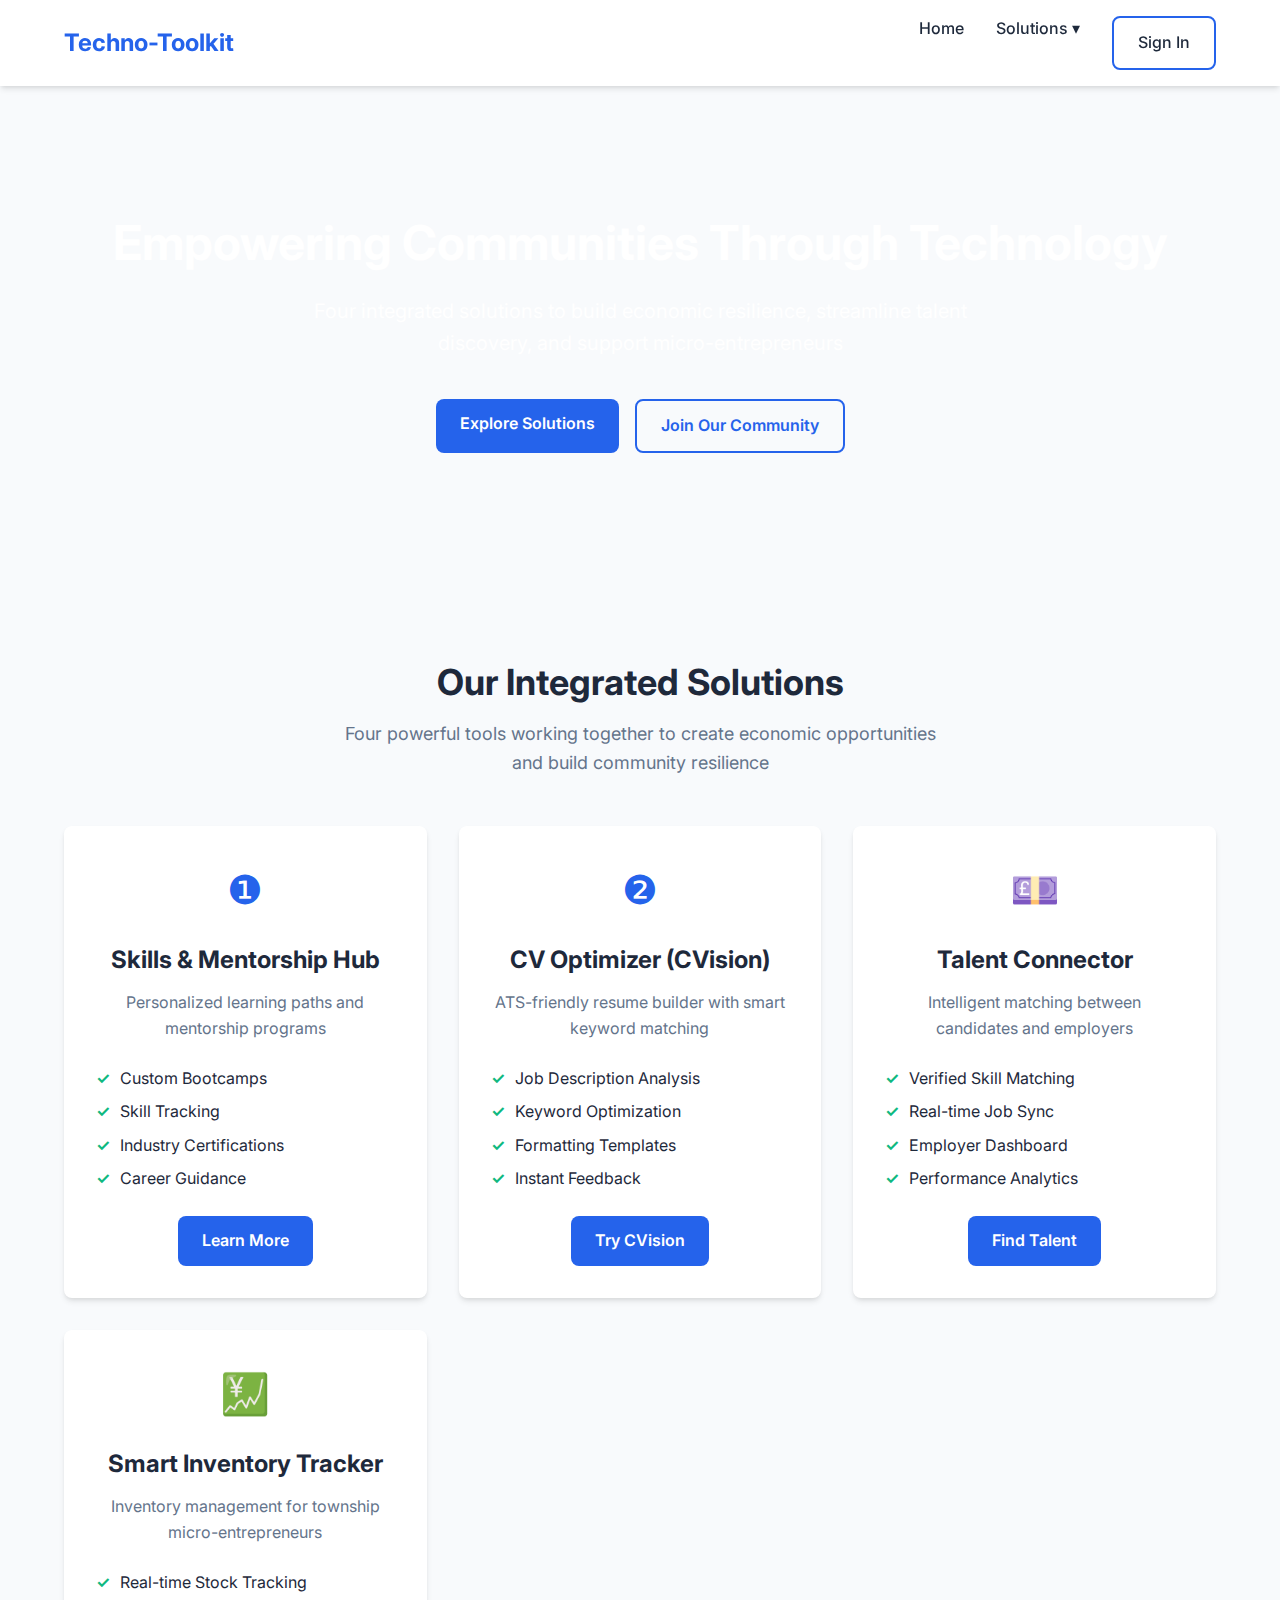
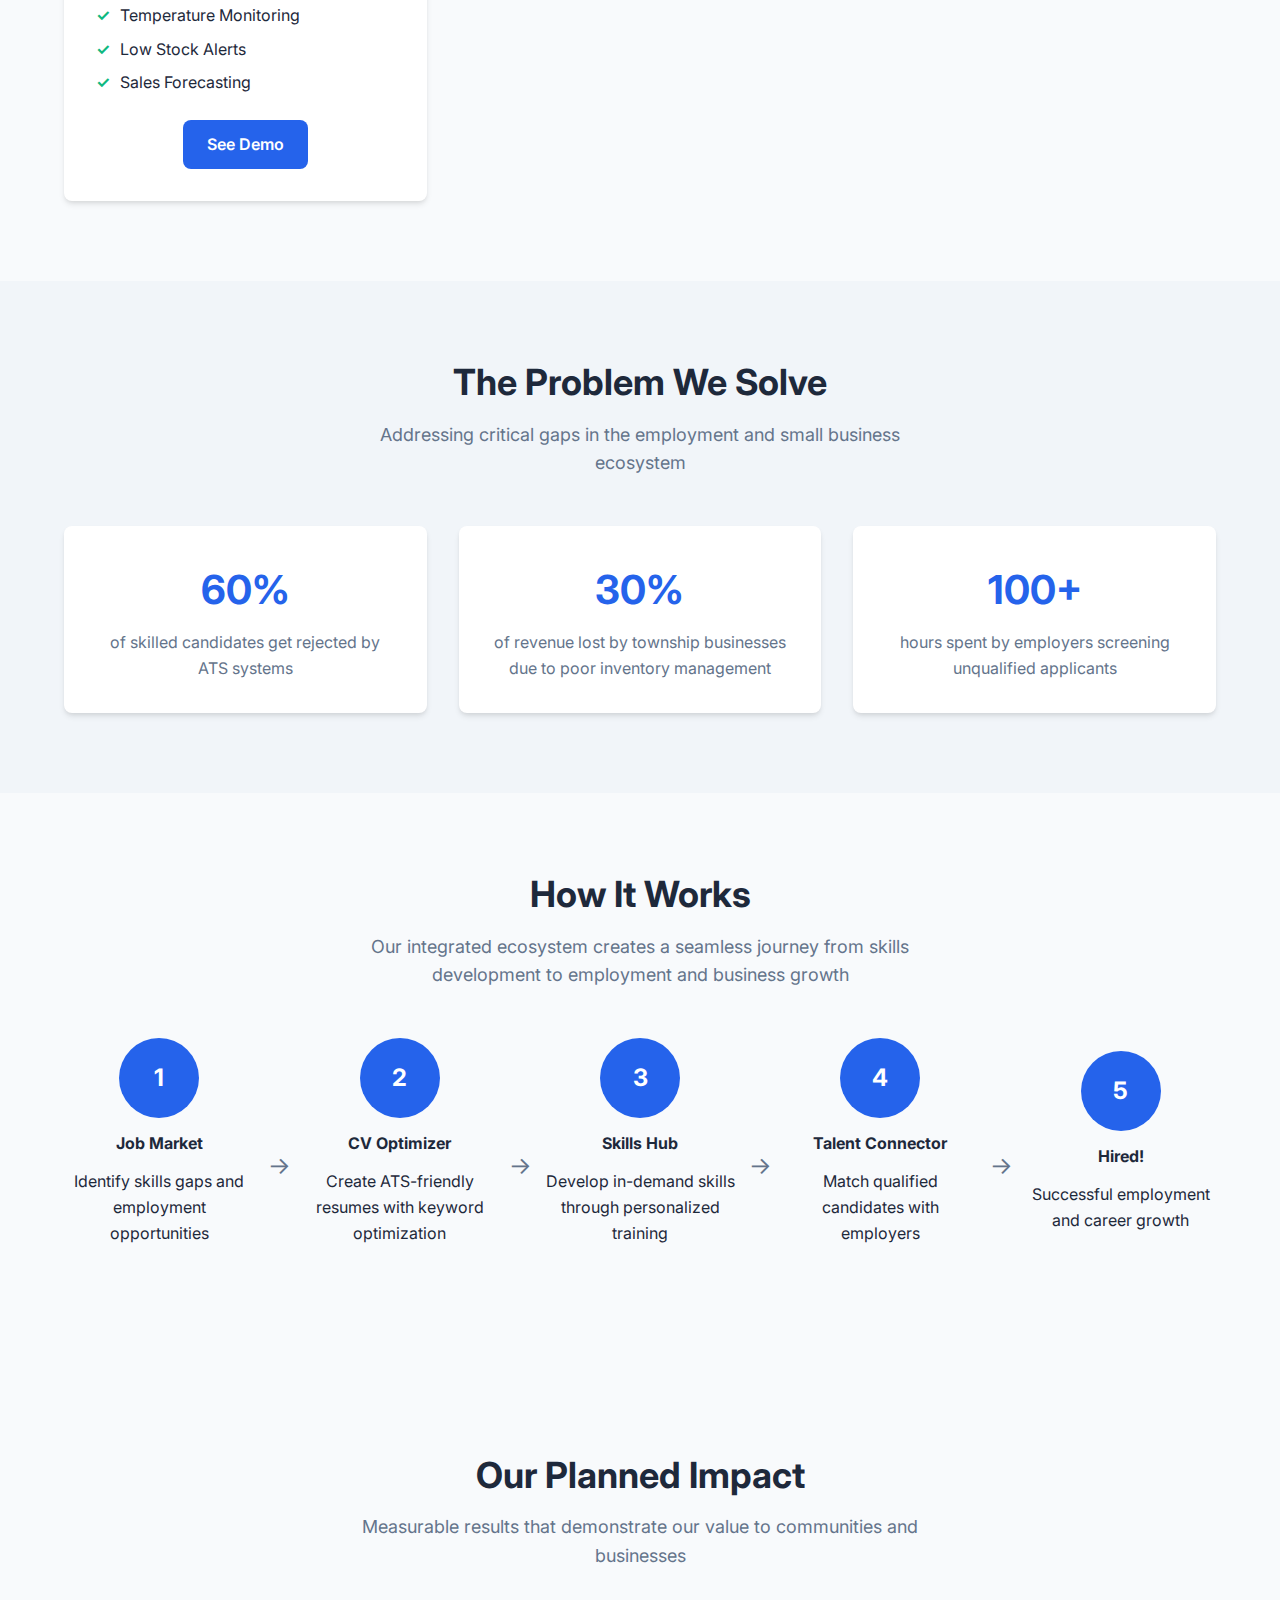
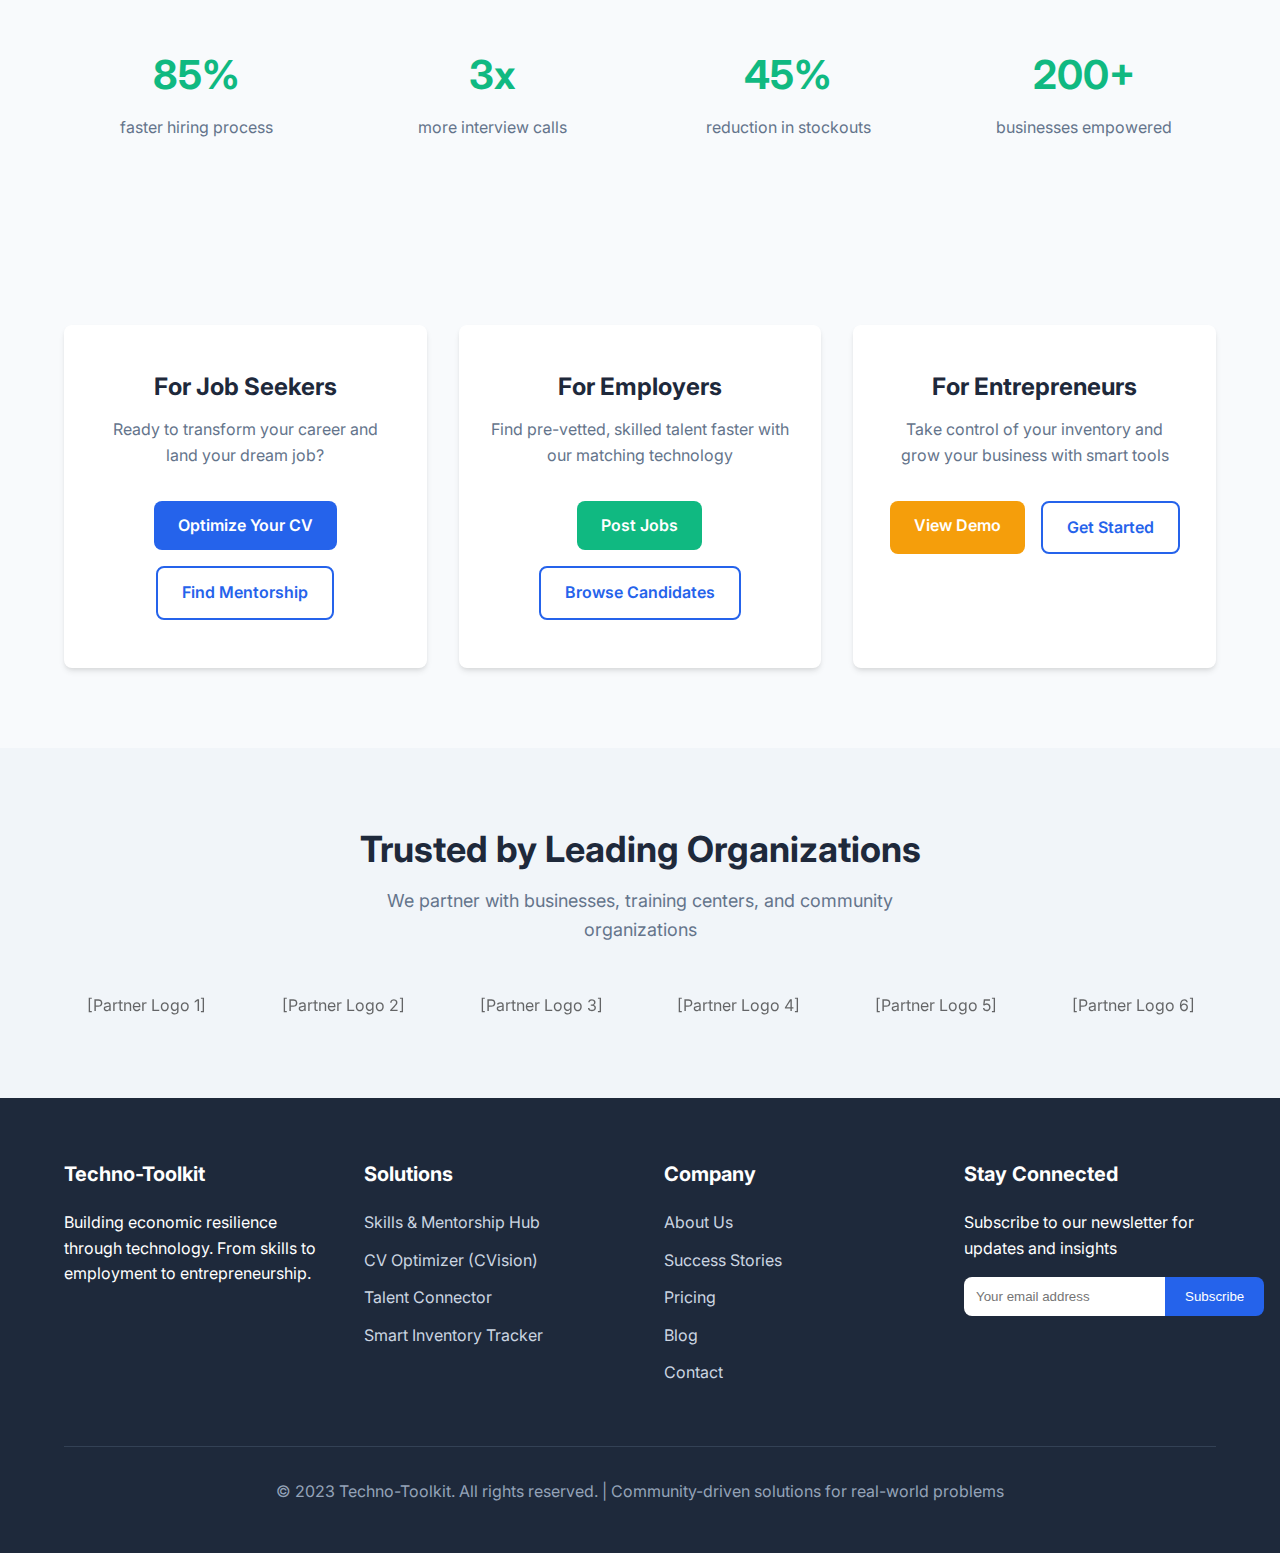
<file: index.html>
<!DOCTYPE html>
<html lang="en">
    <head>
        <meta charset="UTF-8">
        <meta name="viewport" content="width=device-width, initial-scale=1.0">
        <title>Techno-Toolkit | Empowering Communities Through
            Technology</title>
        <style>
        /* CSS Variables for consistent theming */
        :root {
            --primary: #2563eb;
            --secondary: #10b981;
            --accent: #f59e0b;
            --neutral: #64748b;
            --light: #f8fafc;
            --dark: #1e293b;
            --shadow: 0 4px 6px -1px rgba(0, 0, 0, 0.1), 0 2px 4px -1px rgba(0, 0, 0, 0.06);
            --radius: 8px;
            --transition: all 0.3s ease;
        }

        /* Base Styles */
        * {
            margin: 0;
            padding: 0;
            box-sizing: border-box;
        }

        body {
            font-family: 'Inter', -apple-system, BlinkMacSystemFont, 'Segoe UI', Roboto, Oxygen, Ubuntu, Cantarell, sans-serif;
            line-height: 1.6;
            color: var(--dark);
            background-color: var(--light);
        }

        h1, h2, h3, h4 {
            font-weight: 700;
            line-height: 1.2;
            margin-bottom: 1rem;
        }

        p {
            margin-bottom: 1rem;
        }

        .container {
            width: 100%;
            max-width: 1200px;
            margin: 0 auto;
            padding: 0 1.5rem;
        }

        .btn {
            display: inline-block;
            padding: 0.75rem 1.5rem;
            border-radius: var(--radius);
            font-weight: 600;
            text-decoration: none;
            cursor: pointer;
            transition: var(--transition);
            border: none;
        }

        .btn-primary {
            background-color: var(--primary);
            color: white;
        }

        .btn-primary:hover {
            background-color: #1d4ed8;
            transform: translateY(-2px);
            box-shadow: var(--shadow);
        }

        .btn-secondary {
            background-color: var(--secondary);
            color: white;
        }

        .btn-secondary:hover {
            background-color: #059669;
            transform: translateY(-2px);
            box-shadow: var(--shadow);
        }

        .btn-accent {
            background-color: var(--accent);
            color: white;
        }

        .btn-accent:hover {
            background-color: #d97706;
            transform: translateY(-2px);
            box-shadow: var(--shadow);
        }

        .btn-outline {
            background-color: transparent;
            border: 2px solid var(--primary);
            color: var(--primary);
        }

        .btn-outline:hover {
            background-color: var(--primary);
            color: white;
        }

        section {
            padding: 5rem 0;
        }

        .section-title {
            text-align: center;
            margin-bottom: 3rem;
        }

        .section-title h2 {
            font-size: 2.25rem;
            color: var(--dark);
        }

        .section-title p {
            font-size: 1.125rem;
            color: var(--neutral);
            max-width: 600px;
            margin: 0 auto;
        }

        /* Header & Navigation */
        header {
            background-color: white;
            box-shadow: var(--shadow);
            position: sticky;
            top: 0;
            z-index: 100;
        }

        .navbar {
            display: flex;
            justify-content: space-between;
            align-items: center;
            padding: 1rem 0;
        }

        .logo {
            font-size: 1.5rem;
            font-weight: 700;
            color: var(--primary);
            text-decoration: none;
        }

        .nav-links {
            display: flex;
            list-style: none;
        }

        .nav-links li {
            margin-left: 2rem;
        }

        .nav-links a {
            text-decoration: none;
            color: var(--dark);
            font-weight: 500;
            transition: var(--transition);
        }

        .nav-links a:hover {
            color: var(--primary);
        }

        .dropdown {
            position: relative;
        }

        .dropdown-content {
            display: none;
            position: absolute;
            background-color: white;
            min-width: 200px;
            box-shadow: var(--shadow);
            border-radius: var(--radius);
            padding: 0.5rem 0;
            z-index: 1;
        }

        .dropdown:hover .dropdown-content {
            display: block;
        }

        .dropdown-content a {
            display: block;
            padding: 0.75rem 1.5rem;
            color: var(--dark);
        }

        .dropdown-content a:hover {
            background-color: #f1f5f9;
        }

        .mobile-menu-btn {
            display: none;
            background: none;
            border: none;
            font-size: 1.5rem;
            cursor: pointer;
            color: var(--dark);
        }

        /* Hero Section */
        /* linear-gradient(rgba(37, 99, 235, 0.9), rgba(37, 99, 235, 0.8)), */
        .hero {
            background: url('https://images.unsplash.com/photo-1521737711867-e3b97375f902?ixlib=rb-4.0.3&auto=format&fit=crop&w=1200&q=80');
            background-size: cover;
            background-position: center;
            color: white;
            text-align: center;
            padding: 8rem 0;
        }

        .hero h1 {
            font-size: 3rem;
            margin-bottom: 1.5rem;
        }

        .hero p {
            font-size: 1.25rem;
            max-width: 700px;
            margin: 0 auto 2.5rem;
        }

        .hero-buttons {
            display: flex;
            justify-content: center;
            gap: 1rem;
        }

        /* Solutions Grid */
        .solutions-grid {
            display: grid;
            grid-template-columns: repeat(auto-fit, minmax(280px, 1fr));
            gap: 2rem;
        }

        .solution-card {
            background: white;
            border-radius: var(--radius);
            padding: 2rem;
            box-shadow: var(--shadow);
            transition: var(--transition);
            text-align: center;
        }

        .solution-card:hover {
            transform: translateY(-5px);
            box-shadow: 0 10px 15px -3px rgba(0, 0, 0, 0.1), 0 4px 6px -2px rgba(0, 0, 0, 0.05);
        }

        .solution-icon {
            font-size: 2.5rem;
            margin-bottom: 1.5rem;
            color: var(--primary);
        }

        .solution-card h3 {
            font-size: 1.5rem;
            margin-bottom: 1rem;
        }

        .solution-card p {
            color: var(--neutral);
            margin-bottom: 1.5rem;
        }

        .feature-list {
            list-style: none;
            text-align: left;
            margin-bottom: 1.5rem;
        }

        .feature-list li {
            margin-bottom: 0.5rem;
            position: relative;
            padding-left: 1.5rem;
        }

        .feature-list li:before {
            content: "✓";
            position: absolute;
            left: 0;
            color: var(--secondary);
            font-weight: bold;
        }

        /* Problem Section */
        .problem-section {
            background-color: #f1f5f9;
        }

        .problem-stats {
            display: grid;
            grid-template-columns: repeat(auto-fit, minmax(250px, 1fr));
            gap: 2rem;
        }

        .stat-card {
            background: white;
            border-radius: var(--radius);
            padding: 2rem;
            text-align: center;
            box-shadow: var(--shadow);
        }

        .stat-number {
            font-size: 2.5rem;
            font-weight: 700;
            color: var(--primary);
            margin-bottom: 0.5rem;
        }

        .stat-description {
            color: var(--neutral);
        }

        /* How It Works */
        .process-flow {
            display: flex;
            justify-content: space-between;
            align-items: center;
            flex-wrap: wrap;
            margin-top: 3rem;
        }

        .process-step {
            text-align: center;
            flex: 1;
            min-width: 150px;
            margin-bottom: 2rem;
        }

        .step-icon {
            width: 80px;
            height: 80px;
            background-color: var(--primary);
            color: white;
            border-radius: 50%;
            display: flex;
            align-items: center;
            justify-content: center;
            margin: 0 auto 1rem;
            font-size: 1.5rem;
            font-weight: bold;
        }

        .step-arrow {
            flex: 0 0 50px;
            text-align: center;
            color: var(--neutral);
            font-size: 1.5rem;
        }

        /* Success Metrics */
        .metrics-grid {
            display: grid;
            grid-template-columns: repeat(auto-fit, minmax(200px, 1fr));
            gap: 2rem;
        }

        .metric-card {
            text-align: center;
            padding: 1.5rem;
        }

        .metric-value {
            font-size: 2.5rem;
            font-weight: 700;
            color: var(--secondary);
            margin-bottom: 0.5rem;
        }

        .metric-label {
            color: var(--neutral);
        }

        /* Testimonials */
        .testimonials-section {
            background-color: #f1f5f9;
        }

        .testimonials-container {
            max-width: 800px;
            margin: 0 auto;
        }

        .testimonial-card {
            background: white;
            border-radius: var(--radius);
            padding: 2rem;
            box-shadow: var(--shadow);
            margin-bottom: 2rem;
        }

        .testimonial-text {
            font-style: italic;
            margin-bottom: 1.5rem;
            position: relative;
        }

        .testimonial-text:before {
            content: """;
            font-size: 4rem;
            color: var(--accent);
            position: absolute;
            top: -1.5rem;
            left: -1rem;
            opacity: 0.3;
        }

        .testimonial-author {
            font-weight: 600;
            color: var(--dark);
        }

        .testimonial-role {
            color: var(--neutral);
            font-size: 0.875rem;
        }

        /* CTA Sections */
        .cta-grid {
            display: grid;
            grid-template-columns: repeat(auto-fit, minmax(300px, 1fr));
            gap: 2rem;
        }

        .cta-card {
            background: white;
            border-radius: var(--radius);
            padding: 3rem 2rem;
            text-align: center;
            box-shadow: var(--shadow);
        }

        .cta-card h3 {
            font-size: 1.5rem;
            margin-bottom: 1rem;
        }

        .cta-card p {
            margin-bottom: 2rem;
            color: var(--neutral);
        }

        .cta-buttons {
            display: flex;
            justify-content: center;
            gap: 1rem;
            flex-wrap: wrap;
        }

        /* Partners */
        .partners-section {
            background-color: #f1f5f9;
            text-align: center;
        }

        .partners-grid {
            display: grid;
            grid-template-columns: repeat(auto-fit, minmax(150px, 1fr));
            gap: 2rem;
            align-items: center;
        }

        .partner-logo {
            filter: grayscale(100%);
            opacity: 0.7;
            transition: var(--transition);
            max-width: 150px;
            margin: 0 auto;
        }

        .partner-logo:hover {
            filter: grayscale(0%);
            opacity: 1;
        }

        /* Footer */
        footer {
            background-color: var(--dark);
            color: white;
            padding: 4rem 0 2rem;
        }

        .footer-content {
            display: grid;
            grid-template-columns: repeat(auto-fit, minmax(250px, 1fr));
            gap: 3rem;
            margin-bottom: 3rem;
        }

        .footer-column h3 {
            font-size: 1.25rem;
            margin-bottom: 1.5rem;
            color: white;
        }

        .footer-links {
            list-style: none;
        }

        .footer-links li {
            margin-bottom: 0.75rem;
        }

        .footer-links a {
            color: #cbd5e1;
            text-decoration: none;
            transition: var(--transition);
        }

        .footer-links a:hover {
            color: white;
        }

        .newsletter-form {
            display: flex;
            margin-top: 1rem;
        }

        .newsletter-input {
            flex: 1;
            padding: 0.75rem;
            border: none;
            border-radius: var(--radius) 0 0 var(--radius);
        }

        .newsletter-btn {
            background-color: var(--primary);
            color: white;
            border: none;
            padding: 0 1.25rem;
            border-radius: 0 var(--radius) var(--radius) 0;
            cursor: pointer;
            transition: var(--transition);
        }

        .newsletter-btn:hover {
            background-color: #1d4ed8;
        }

        .footer-bottom {
            text-align: center;
            padding-top: 2rem;
            border-top: 1px solid #334155;
            color: #94a3b8;
        }

        /* Responsive Design */
        @media (max-width: 768px) {
            .nav-links {
                display: none;
            }

            .mobile-menu-btn {
                display: block;
            }

            .hero h1 {
                font-size: 2.25rem;
            }

            .hero p {
                font-size: 1.125rem;
            }

            .hero-buttons {
                flex-direction: column;
                align-items: center;
            }

            .step-arrow {
                display: none;
            }

            .process-step {
                flex: 0 0 50%;
            }

            .cta-buttons {
                flex-direction: column;
            }
        }
    </style>
        <link
            href="https://fonts.googleapis.com/css2?family=Inter:wght@400;500;600;700&display=swap"
            rel="stylesheet">
    </head>
    <body>
        <!-- Header & Navigation -->
        <header>
            <div class="container">
                <nav class="navbar">
                    <a href="#" class="logo">Techno-Toolkit</a>

                    <ul class="nav-links">
                        <li><a href="#">Home</a></li>
                        <li class="dropdown">
                            <a href="#">Solutions ▾</a>
                            <div class="dropdown-content">
                                <a href="#">Skills & Mentorship Hub</a>
                                <a href="#">CV Optimizer (CVision)</a>
                                <a href="#">Talent Connector</a>
                                <a href="#">Smart Inventory Tracker</a>
                            </div>
                        </li>
                        <li><a href="signupLogin.html"
                                class="btn btn-outline">Sign In</a></li>

                    </ul>

                    <button class="mobile-menu-btn">☰</button>
                </nav>
            </div>
        </header>

        <!-- Hero Section -->
        <section class="hero">
            <div class="container">
                <h1>Empowering Communities Through Technology</h1>
                <p>Four integrated solutions to build economic resilience,
                    streamline talent discovery, and support
                    micro-entrepreneurs</p>
                <div class="hero-buttons">
                    <a href="signupLogin.html" class="btn btn-primary">Explore
                        Solutions</a>
                    <a href="signupLogin.html" class="btn btn-outline">Join Our
                        Community</a>
                </div>
            </div>
        </section>

        <!-- Solutions Grid -->
        <section id="solutions">
            <div class="container">
                <div class="section-title">
                    <h2>Our Integrated Solutions</h2>
                    <p>Four powerful tools working together to create economic
                        opportunities and build community resilience</p>
                </div>

                <div class="solutions-grid">
                    <!-- Solution 1 -->
                    <div class="solution-card">
                        <div class="solution-icon">❶</div>
                        <h3>Skills & Mentorship Hub</h3>
                        <p>Personalized learning paths and mentorship
                            programs</p>
                        <ul class="feature-list">
                            <li>Custom Bootcamps</li>
                            <li>Skill Tracking</li>
                            <li>Industry Certifications</li>
                            <li>Career Guidance</li>
                        </ul>
                        <a href="signupLogin.html" class="btn btn-primary">Learn
                            More</a>
                    </div>

                    <!-- Solution 2 -->
                    <div class="solution-card">
                        <div class="solution-icon">❷</div>
                        <h3>CV Optimizer (CVision)</h3>
                        <p>ATS-friendly resume builder with smart keyword
                            matching</p>
                        <ul class="feature-list">
                            <li>Job Description Analysis</li>
                            <li>Keyword Optimization</li>
                            <li>Formatting Templates</li>
                            <li>Instant Feedback</li>
                        </ul>
                        <a href="signupLogin.html" class="btn btn-primary">Try
                            CVision</a>
                    </div>

                    <!-- Solution 3 -->
                    <div class="solution-card">
                        <div class="solution-icon">💷</div>
                        <h3>Talent Connector</h3>
                        <p>Intelligent matching between candidates and
                            employers</p>
                        <ul class="feature-list">
                            <li>Verified Skill Matching</li>
                            <li>Real-time Job Sync</li>
                            <li>Employer Dashboard</li>
                            <li>Performance Analytics</li>
                        </ul>
                        <a href="signupLogin.html" class="btn btn-primary">Find
                            Talent</a>
                    </div>

                    <!-- Solution 4 -->
                    <div class="solution-card">
                        <div class="solution-icon">💹</div>
                        <h3>Smart Inventory Tracker</h3>
                        <p>Inventory management for township
                            micro-entrepreneurs</p>
                        <ul class="feature-list">
                            <li>Real-time Stock Tracking</li>
                            <li>Temperature Monitoring</li>
                            <li>Low Stock Alerts</li>
                            <li>Sales Forecasting</li>
                        </ul>
                        <a href="signupLogin.html" class="btn btn-primary">See
                            Demo</a>
                    </div>
                </div>
            </div>
        </section>

        <!-- Problem Section -->
        <section class="problem-section">
            <div class="container">
                <div class="section-title">
                    <h2>The Problem We Solve</h2>
                    <p>Addressing critical gaps in the employment and small
                        business ecosystem</p>
                </div>

                <div class="problem-stats">
                    <div class="stat-card">
                        <div class="stat-number">60%</div>
                        <div class="stat-description">of skilled candidates get
                            rejected by ATS systems</div>
                    </div>

                    <div class="stat-card">
                        <div class="stat-number">30%</div>
                        <div class="stat-description">of revenue lost by
                            township businesses due to poor inventory
                            management</div>
                    </div>

                    <div class="stat-card">
                        <div class="stat-number">100+</div>
                        <div class="stat-description">hours spent by employers
                            screening unqualified applicants</div>
                    </div>
                </div>
            </div>
        </section>

        <!-- How It Works -->
        <section id="how-it-works">
            <div class="container">
                <div class="section-title">
                    <h2>How It Works</h2>
                    <p>Our integrated ecosystem creates a seamless journey from
                        skills development to employment and business growth</p>
                </div>

                <div class="process-flow">
                    <div class="process-step">
                        <div class="step-icon">1</div>
                        <h4>Job Market</h4>
                        <p>Identify skills gaps and employment opportunities</p>
                    </div>

                    <div class="step-arrow">→</div>

                    <div class="process-step">
                        <div class="step-icon">2</div>
                        <h4>CV Optimizer</h4>
                        <p>Create ATS-friendly resumes with keyword
                            optimization</p>
                    </div>

                    <div class="step-arrow">→</div>

                    <div class="process-step">
                        <div class="step-icon">3</div>
                        <h4>Skills Hub</h4>
                        <p>Develop in-demand skills through personalized
                            training</p>
                    </div>

                    <div class="step-arrow">→</div>

                    <div class="process-step">
                        <div class="step-icon">4</div>
                        <h4>Talent Connector</h4>
                        <p>Match qualified candidates with employers</p>
                    </div>

                    <div class="step-arrow">→</div>

                    <div class="process-step">
                        <div class="step-icon">5</div>
                        <h4>Hired!</h4>
                        <p>Successful employment and career growth</p>
                    </div>
                </div>
            </div>
        </section>

        <!-- Success Metrics -->
        <section>
            <div class="container">
                <div class="section-title">
                    <h2>Our Planned Impact</h2>
                    <p>Measurable results that demonstrate our value to
                        communities and businesses</p>
                </div>

                <div class="metrics-grid">
                    <div class="metric-card">
                        <div class="metric-value">85%</div>
                        <div class="metric-label">faster hiring process</div>
                    </div>

                    <div class="metric-card">
                        <div class="metric-value">3x</div>
                        <div class="metric-label">more interview calls</div>
                    </div>

                    <div class="metric-card">
                        <div class="metric-value">45%</div>
                        <div class="metric-label">reduction in stockouts</div>
                    </div>

                    <div class="metric-card">
                        <div class="metric-value">200+</div>
                        <div class="metric-label">businesses empowered</div>
                    </div>
                </div>
            </div>
        </section>

        <!-- Testimonials -->
        <!-- <section class="testimonials-section">
            <div class="container">
                <div class="section-title">
                    <h2>What Our Community Says</h2>
                    <p>Real stories from job seekers, employers, and
                        entrepreneurs</p>
                </div>

                <div class="testimonials-container">
                    <div class="testimonial-card">
                        <div class="testimonial-text">
                            CVision helped me get 3 interviews in one week after
                            months of unsuccessful applications!
                        </div>
                        <div class="testimonial-author">Sarah</div>
                        <div class="testimonial-role">Marketing
                            Professional</div>
                    </div>

                    <div class="testimonial-card">
                        <div class="testimonial-text">
                            The inventory tracker saved my spaza shop from
                            closing by helping me manage stock effectively.
                        </div>
                        <div class="testimonial-author">David</div>
                        <div class="testimonial-role">Small Business Owner</div>
                    </div>

                    <div class="testimonial-card">
                        <div class="testimonial-text">
                            We hired 5 qualified developers in just 2 weeks
                            using the Talent Connector platform.
                        </div>
                        <div class="testimonial-author">Tech Company HR
                            Manager</div>
                    </div>
                </div>
            </div>
        </section> -->

        <!-- CTA Sections -->
        <section>
            <div class="container">
                <div class="cta-grid">
                    <!-- CTA for Job Seekers -->
                    <div class="cta-card">
                        <h3>For Job Seekers</h3>
                        <p>Ready to transform your career and land your dream
                            job?</p>
                        <div class="cta-buttons">
                            <a href="signupLogin.html"
                                class="btn btn-primary">Optimize Your
                                CV</a>
                            <a href="signupLogin.html"
                                class="btn btn-outline">Find
                                Mentorship</a>
                        </div>
                    </div>

                    <!-- CTA for Employers -->
                    <div class="cta-card">
                        <h3>For Employers</h3>
                        <p>Find pre-vetted, skilled talent faster with our
                            matching technology</p>
                        <div class="cta-buttons">
                            <a href="signupLogin.html"
                                class="btn btn-secondary">Post Jobs</a>
                            <a href="signupLogin.html"
                                class="btn btn-outline">Browse
                                Candidates</a>
                        </div>
                    </div>

                    <!-- CTA for Entrepreneurs -->
                    <div class="cta-card">
                        <h3>For Entrepreneurs</h3>
                        <p>Take control of your inventory and grow your business
                            with smart tools</p>
                        <div class="cta-buttons">
                            <a href="signupLogin.html"
                                class="btn btn-accent">View Demo</a>
                            <a href="signupLogin.html"
                                class="btn btn-outline">Get Started</a>
                        </div>
                    </div>
                </div>
            </div>
        </section>

        <!-- Partners -->
        <section class="partners-section">
            <div class="container">
                <div class="section-title">
                    <h2>Trusted by Leading Organizations</h2>
                    <p>We partner with businesses, training centers, and
                        community organizations</p>
                </div>

                <div class="partners-grid">
                    <div class="partner-logo">[Partner Logo 1]</div>
                    <div class="partner-logo">[Partner Logo 2]</div>
                    <div class="partner-logo">[Partner Logo 3]</div>
                    <div class="partner-logo">[Partner Logo 4]</div>
                    <div class="partner-logo">[Partner Logo 5]</div>
                    <div class="partner-logo">[Partner Logo 6]</div>
                </div>
            </div>
        </section>

        <!-- Footer -->
        <footer>
            <div class="container">
                <div class="footer-content">
                    <div class="footer-column">
                        <h3>Techno-Toolkit</h3>
                        <p>Building economic resilience through technology. From
                            skills to employment to entrepreneurship.</p>
                    </div>

                    <div class="footer-column">
                        <h3>Solutions</h3>
                        <ul class="footer-links">
                            <li><a href="signupLogin.html">Skills & Mentorship
                                    Hub</a></li>
                            <li><a href="signupLogin.html">CV Optimizer
                                    (CVision)</a></li>
                            <li><a href="signupLogin.html">Talent
                                    Connector</a></li>
                            <li><a href="signupLogin.html">Smart Inventory
                                    Tracker</a></li>
                        </ul>
                    </div>

                    <div class="footer-column">
                        <h3>Company</h3>
                        <ul class="footer-links">
                            <li><a href="#">About Us</a></li>
                            <li><a href="#">Success Stories</a></li>
                            <li><a href="#">Pricing</a></li>
                            <li><a href="#">Blog</a></li>
                            <li><a href="#">Contact</a></li>
                        </ul>
                    </div>

                    <div class="footer-column">
                        <h3>Stay Connected</h3>
                        <p>Subscribe to our newsletter for updates and
                            insights</p>
                        <form class="newsletter-form">
                            <input type="email" class="newsletter-input"
                                placeholder="Your email address">
                            <button type="submit"
                                class="newsletter-btn">Subscribe</button>
                        </form>
                    </div>
                </div>

                <div class="footer-bottom">
                    <p>&copy; 2023 Techno-Toolkit. All rights reserved. |
                        Community-driven solutions for real-world problems</p>
                </div>
            </div>
        </footer>

        <script>
        // Simple mobile menu toggle
        document.querySelector('.mobile-menu-btn').addEventListener('click', function() {
            const navLinks = document.querySelector('.nav-links');
            navLinks.style.display = navLinks.style.display === 'flex' ? 'none' : 'flex';
        });
    </script>
    </body>
</html>
</file>
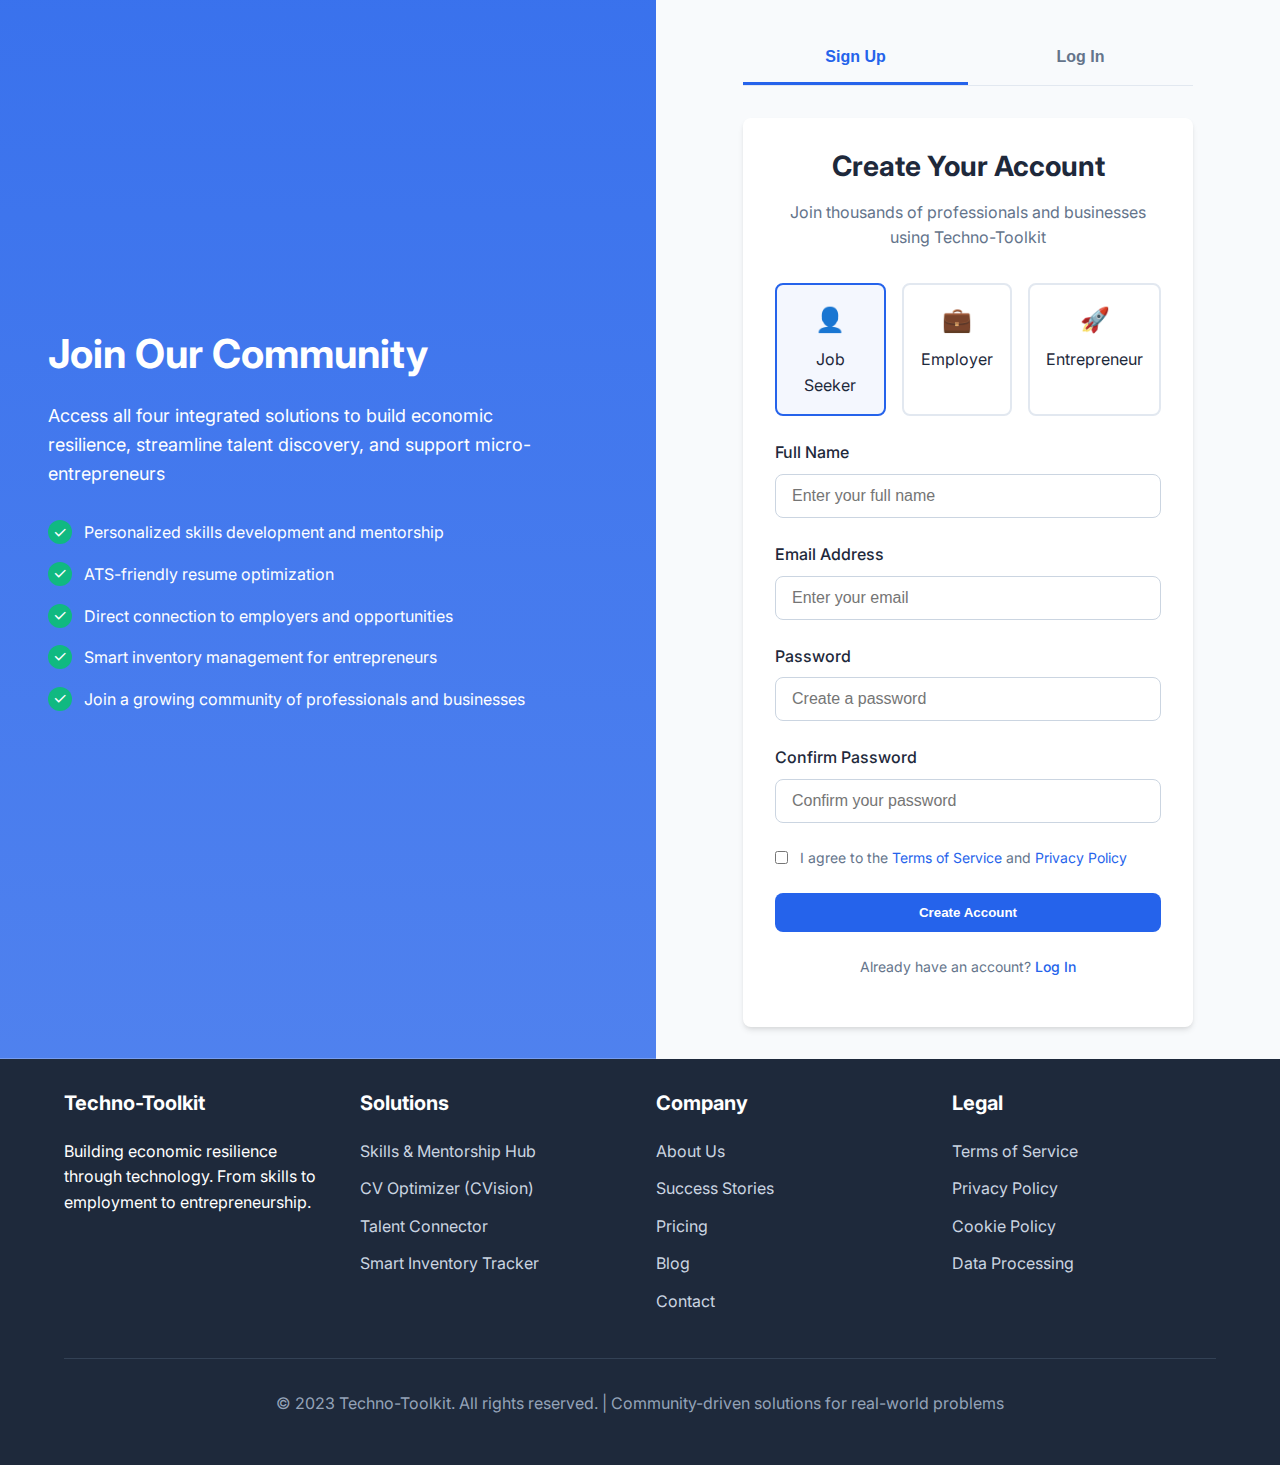
<file: signupLogin.html>
<!DOCTYPE html>
<html lang="en">
    <head>
        <meta charset="UTF-8">
        <meta name="viewport" content="width=device-width, initial-scale=1.0">
        <title>Techno-Toolkit | Join Our Community</title>
        <style>
        /* CSS Variables for consistent theming */
        :root {
            --primary: #2563eb;
            --secondary: #10b981;
            --accent: #f59e0b;
            --neutral: #64748b;
            --light: #f8fafc;
            --dark: #1e293b;
            --shadow: 0 4px 6px -1px rgba(0, 0, 0, 0.1), 0 2px 4px -1px rgba(0, 0, 0, 0.06);
            --radius: 8px;
            --transition: all 0.3s ease;
        }

        /* Base Styles */
        * {
            margin: 0;
            padding: 0;
            box-sizing: border-box;
        }

        body {
            font-family: 'Inter', -apple-system, BlinkMacSystemFont, 'Segoe UI', Roboto, Oxygen, Ubuntu, Cantarell, sans-serif;
            line-height: 1.6;
            color: var(--dark);
            background-color: var(--light);
            min-height: 100vh;
            display: flex;
            flex-direction: column;
        }

        h1, h2, h3, h4 {
            font-weight: 700;
            line-height: 1.2;
            margin-bottom: 1rem;
        }

        p {
            margin-bottom: 1rem;
        }

        .container {
            width: 100%;
            max-width: 1200px;
            margin: 0 auto;
            padding: 0 1.5rem;
        }

        .btn {
            display: inline-block;
            padding: 0.75rem 1.5rem;
            border-radius: var(--radius);
            font-weight: 600;
            text-decoration: none;
            cursor: pointer;
            transition: var(--transition);
            border: none;
            text-align: center;
        }

        .btn-primary {
            background-color: var(--primary);
            color: white;
        }

        .btn-primary:hover {
            background-color: #1d4ed8;
            transform: translateY(-2px);
            box-shadow: var(--shadow);
        }

        .btn-secondary {
            background-color: var(--secondary);
            color: white;
        }

        .btn-secondary:hover {
            background-color: #059669;
            transform: translateY(-2px);
            box-shadow: var(--shadow);
        }

        .btn-accent {
            background-color: var(--accent);
            color: white;
        }

        .btn-accent:hover {
            background-color: #d97706;
            transform: translateY(-2px);
            box-shadow: var(--shadow);
        }

        .btn-outline {
            background-color: transparent;
            border: 2px solid var(--primary);
            color: var(--primary);
        }

        .btn-outline:hover {
            background-color: var(--primary);
            color: white;
        }

        /* Header & Navigation */
        header {
            background-color: white;
            box-shadow: var(--shadow);
            position: sticky;
            top: 0;
            z-index: 100;
        }

        .navbar {
            display: flex;
            justify-content: space-between;
            align-items: center;
            padding: 1rem 0;
        }

        .logo {
            font-size: 1.5rem;
            font-weight: 700;
            color: var(--primary);
            text-decoration: none;
        }

        .nav-links {
            display: flex;
            list-style: none;
        }

        .nav-links li {
            margin-left: 2rem;
        }

        .nav-links a {
            text-decoration: none;
            color: var(--dark);
            font-weight: 500;
            transition: var(--transition);
        }

        .nav-links a:hover {
            color: var(--primary);
        }

        /* Auth Container */
        .auth-container {
            display: flex;
            flex: 1;
            min-height: calc(100vh - 80px);
        }

        .auth-hero {
            flex: 1;
            background: linear-gradient(rgba(37, 99, 235, 0.9), rgba(37, 99, 235, 0.8)), url('https://images.unsplash.com/photo-1521737711867-e3b97375f902?ixlib=rb-4.0.3&auto=format&fit=crop&w=1200&q=80');
            background-size: cover;
            background-position: center;
            color: white;
            display: flex;
            flex-direction: column;
            justify-content: center;
            padding: 3rem;
        }

        .auth-hero-content {
            max-width: 500px;
        }

        .auth-hero h1 {
            font-size: 2.5rem;
            margin-bottom: 1.5rem;
        }

        .auth-hero p {
            font-size: 1.125rem;
            margin-bottom: 2rem;
        }

        .benefits-list {
            list-style: none;
            margin-top: 2rem;
        }

        .benefits-list li {
            margin-bottom: 1rem;
            display: flex;
            align-items: flex-start;
        }

        .benefits-list li:before {
            content: "✓";
            margin-right: 0.75rem;
            background-color: var(--secondary);
            color: white;
            width: 24px;
            height: 24px;
            border-radius: 50%;
            display: flex;
            align-items: center;
            justify-content: center;
            flex-shrink: 0;
        }

        .auth-forms {
            flex: 1;
            display: flex;
            align-items: center;
            justify-content: center;
            padding: 2rem;
        }

        .forms-container {
            width: 100%;
            max-width: 450px;
        }

        .form-tabs {
            display: flex;
            margin-bottom: 2rem;
            border-bottom: 1px solid #e2e8f0;
        }

        .tab-btn {
            flex: 1;
            padding: 1rem;
            background: none;
            border: none;
            font-weight: 600;
            font-size: 1rem;
            color: var(--neutral);
            cursor: pointer;
            transition: var(--transition);
            border-bottom: 3px solid transparent;
        }

        .tab-btn.active {
            color: var(--primary);
            border-bottom: 3px solid var(--primary);
        }

        .auth-form {
            background: white;
            border-radius: var(--radius);
            padding: 2rem;
            box-shadow: var(--shadow);
        }

        .form-header {
            text-align: center;
            margin-bottom: 2rem;
        }

        .form-header h2 {
            font-size: 1.75rem;
            color: var(--dark);
        }

        .form-header p {
            color: var(--neutral);
        }

        .form-group {
            margin-bottom: 1.5rem;
        }

        .form-label {
            display: block;
            margin-bottom: 0.5rem;
            font-weight: 500;
            color: var(--dark);
        }

        .form-control {
            width: 100%;
            padding: 0.75rem 1rem;
            border: 1px solid #cbd5e1;
            border-radius: var(--radius);
            font-size: 1rem;
            transition: var(--transition);
        }

        .form-control:focus {
            outline: none;
            border-color: var(--primary);
            box-shadow: 0 0 0 3px rgba(37, 99, 235, 0.1);
        }

        .form-footer {
            margin-top: 1.5rem;
            text-align: center;
        }

        .form-footer p {
            color: var(--neutral);
            font-size: 0.875rem;
        }

        .form-footer a {
            color: var(--primary);
            text-decoration: none;
            font-weight: 500;
        }

        .form-footer a:hover {
            text-decoration: underline;
        }

        .checkbox-group {
            display: flex;
            align-items: flex-start;
            margin-bottom: 1.5rem;
        }

        .checkbox-group input {
            margin-right: 0.75rem;
            margin-top: 0.25rem;
        }

        .checkbox-group label {
            font-size: 0.875rem;
            color: var(--neutral);
        }

        .checkbox-group a {
            color: var(--primary);
            text-decoration: none;
        }

        .checkbox-group a:hover {
            text-decoration: underline;
        }

        .user-type-selector {
            display: flex;
            gap: 1rem;
            margin-bottom: 1.5rem;
        }

        .user-type-option {
            flex: 1;
            text-align: center;
            padding: 1rem;
            border: 2px solid #e2e8f0;
            border-radius: var(--radius);
            cursor: pointer;
            transition: var(--transition);
        }

        .user-type-option:hover {
            border-color: var(--primary);
        }

        .user-type-option.selected {
            border-color: var(--primary);
            background-color: rgba(37, 99, 235, 0.05);
        }

        .user-type-option input {
            display: none;
        }

        .user-type-icon {
            font-size: 1.5rem;
            margin-bottom: 0.5rem;
            color: var(--neutral);
        }

        .user-type-option.selected .user-type-icon {
            color: var(--primary);
        }

        .divider {
            display: flex;
            align-items: center;
            margin: 1.5rem 0;
        }

        .divider::before,
        .divider::after {
            content: "";
            flex: 1;
            border-bottom: 1px solid #e2e8f0;
        }

        .divider span {
            padding: 0 1rem;
            color: var(--neutral);
            font-size: 0.875rem;
        }

        .social-login {
            display: flex;
            gap: 1rem;
            margin-bottom: 1.5rem;
        }

        .social-btn {
            flex: 1;
            display: flex;
            align-items: center;
            justify-content: center;
            gap: 0.5rem;
            padding: 0.75rem;
            border: 1px solid #cbd5e1;
            border-radius: var(--radius);
            background: white;
            cursor: pointer;
            transition: var(--transition);
        }

        .social-btn:hover {
            background-color: #f8fafc;
        }

        .social-icon {
            width: 20px;
            height: 20px;
        }

        /* Footer */
        footer {
            background-color: var(--dark);
            color: white;
            padding: 2rem 0;
            margin-top: auto;
        }

        .footer-content {
            display: grid;
            grid-template-columns: repeat(auto-fit, minmax(250px, 1fr));
            gap: 2rem;
            margin-bottom: 2rem;
        }

        .footer-column h3 {
            font-size: 1.25rem;
            margin-bottom: 1.5rem;
            color: white;
        }

        .footer-links {
            list-style: none;
        }

        .footer-links li {
            margin-bottom: 0.75rem;
        }

        .footer-links a {
            color: #cbd5e1;
            text-decoration: none;
            transition: var(--transition);
        }

        .footer-links a:hover {
            color: white;
        }

        .footer-bottom {
            text-align: center;
            padding-top: 2rem;
            border-top: 1px solid #334155;
            color: #94a3b8;
        }

        /* Responsive Design */
        @media (max-width: 768px) {
            .auth-container {
                flex-direction: column;
            }
            
            .auth-hero {
                padding: 2rem 1.5rem;
            }
            
            .auth-hero h1 {
                font-size: 2rem;
            }
            
            .nav-links {
                display: none;
            }
            
            .user-type-selector {
                flex-direction: column;
            }
            
            .social-login {
                flex-direction: column;
            }
        }
    </style>
        <link
            href="https://fonts.googleapis.com/css2?family=Inter:wght@400;500;600;700&display=swap"
            rel="stylesheet">
    </head>
    <body>
        <!-- Header & Navigation -->
        <!-- <header>
            <div class="container">
                <nav class="navbar">
                    <a href="index.html" class="logo">Techno-Toolkit</a>

                    <ul class="nav-links">
                        <li><a href="index.html">Home</a></li>
                        <li><a href="index.html#solutions">Solutions</a></li>
                        <li><a href="#">Success Stories</a></li>
                        <li><a href="#">Pricing</a></li>
                        <li><a href="#">Blog</a></li>
                        <li><a href="#">Contact</a></li>
                        <li><a href="#" class="btn btn-outline">Sign In</a></li>
                    </ul>
                </nav>
            </div>
        </header> -->

        <!-- Auth Container -->
        <div class="auth-container">
            <!-- Hero Section -->
            <div class="auth-hero">
                <div class="auth-hero-content">
                    <h1>Join Our Community</h1>
                    <p>Access all four integrated solutions to build economic
                        resilience, streamline talent discovery, and support
                        micro-entrepreneurs</p>

                    <ul class="benefits-list">
                        <li>Personalized skills development and mentorship</li>
                        <li>ATS-friendly resume optimization</li>
                        <li>Direct connection to employers and
                            opportunities</li>
                        <li>Smart inventory management for entrepreneurs</li>
                        <li>Join a growing community of professionals and
                            businesses</li>
                    </ul>
                </div>
            </div>

            <!-- Forms Section -->
            <div class="auth-forms">
                <div class="forms-container">
                    <!-- Tabs -->
                    <div class="form-tabs">
                        <button class="tab-btn active" data-tab="signup">Sign
                            Up</button>
                        <button class="tab-btn" data-tab="login">Log In</button>
                    </div>

                    <!-- Sign Up Form -->
                    <div class="auth-form" id="signup-form">
                        <div class="form-header">
                            <h2>Create Your Account</h2>
                            <p>Join thousands of professionals and businesses
                                using Techno-Toolkit</p>
                        </div>

                        <form id="signup" action="signup.php" method="POST">
                            <!-- User Type Selection -->
                            <div class="user-type-selector">
                                <label class="user-type-option"
                                    for="job-seeker">
                                    <input type="radio" id="job-seeker"
                                        name="user_type" value="job-seeker"
                                        checked>
                                    <div class="user-type-icon">👤</div>
                                    <div>Job Seeker</div>
                                </label>

                                <label class="user-type-option" for="employer">
                                    <input type="radio" id="employer"
                                        name="user_type" value="employer">
                                    <div class="user-type-icon">💼</div>
                                    <div>Employer</div>
                                </label>

                                <label class="user-type-option"
                                    for="entrepreneur">
                                    <input type="radio" id="entrepreneur"
                                        name="user_type" value="entrepreneur">
                                    <div class="user-type-icon">🚀</div>
                                    <div>Entrepreneur</div>
                                </label>
                            </div>

                            <div class="form-group">
                                <label for="full-name" class="form-label">Full
                                    Name</label>
                                <input type="text" id="full-name"
                                    name="full_name" class="form-control"
                                    placeholder="Enter your full name" required>
                            </div>

                            <div class="form-group">
                                <label for="email" class="form-label">Email
                                    Address</label>
                                <input type="email" id="email" name="email"
                                    class="form-control"
                                    placeholder="Enter your email" required>
                            </div>

                            <div class="form-group">
                                <label for="password"
                                    class="form-label">Password</label>
                                <input type="password" id="password"
                                    name="password" class="form-control"
                                    placeholder="Create a password" required>
                            </div>

                            <div class="form-group">
                                <label for="confirm-password"
                                    class="form-label">Confirm Password</label>
                                <input type="password" id="confirm-password"
                                    name="confirm_password" class="form-control"
                                    placeholder="Confirm your password"
                                    required>
                            </div>

                            <div class="checkbox-group">
                                <input type="checkbox" id="agree-terms"
                                    name="agree_terms" required>
                                <label for="agree-terms">I agree to the <a
                                        href="#">Terms of Service</a> and <a
                                        href="#">Privacy Policy</a></label>
                            </div>

                            <button type="submit" class="btn btn-primary"
                                style="width: 100%;">Create Account</button>
                        </form>

                        <div class="form-footer">
                            <p>Already have an account? <a href="#"
                                    class="switch-to-login">Log In</a></p>
                        </div>
                    </div>

                    <!-- Login Form -->
                    <div class="auth-form" id="login-form"
                        style="display: none;">
                        <div class="form-header">
                            <h2>Welcome Back</h2>
                            <p>Sign in to your Techno-Toolkit account</p>
                        </div>

                        <form id="login" action="login.php" method="POST">
                            <div class="form-group">
                                <label for="login-email"
                                    class="form-label">Email Address</label>
                                <input type="email" id="login-email"
                                    name="email" class="form-control"
                                    placeholder="Enter your email" required>
                            </div>

                            <div class="form-group">
                                <label for="login-password"
                                    class="form-label">Password</label>
                                <input type="password" id="login-password"
                                    name="password" class="form-control"
                                    placeholder="Enter your password" required>
                            </div>

                            <div class="form-group"
                                style="display: flex; justify-content: space-between; align-items: center;">
                                <div class="checkbox-group"
                                    style="margin-bottom: 0;">
                                    <input type="checkbox" id="remember-me"
                                        name="remember_me">
                                    <label for="remember-me">Remember me</label>
                                </div>

                                <a href="#"
                                    style="font-size: 0.875rem; color: var(--primary); text-decoration: none;">Forgot
                                    password?</a>
                            </div>

                            <button type="submit" class="btn btn-primary"
                                style="width: 100%;">Sign In</button>
                        </form>

                        <div class="form-footer">
                            <p>Don't have an account? <a href="#"
                                    class="switch-to-signup">Sign Up</a></p>
                        </div>
                    </div>
                </div>
            </div>
        </div>
        <!-- Footer -->
        <footer>
            <div class="container">
                <div class="footer-content">
                    <div class="footer-column">
                        <h3>Techno-Toolkit</h3>
                        <p>Building economic resilience through technology.
                            From
                            skills to employment to entrepreneurship.</p>
                    </div>

                    <div class="footer-column">
                        <h3>Solutions</h3>
                        <ul class="footer-links">
                            <li><a href="#">Skills & Mentorship Hub</a></li>
                            <li><a href="#">CV Optimizer (CVision)</a></li>
                            <li><a href="#">Talent Connector</a></li>
                            <li><a href="#">Smart Inventory Tracker</a></li>
                        </ul>
                    </div>

                    <div class="footer-column">
                        <h3>Company</h3>
                        <ul class="footer-links">
                            <li><a href="#">About Us</a></li>
                            <li><a href="#">Success Stories</a></li>
                            <li><a href="#">Pricing</a></li>
                            <li><a href="#">Blog</a></li>
                            <li><a href="#">Contact</a></li>
                        </ul>
                    </div>

                    <div class="footer-column">
                        <h3>Legal</h3>
                        <ul class="footer-links">
                            <li><a href="#">Terms of Service</a></li>
                            <li><a href="#">Privacy Policy</a></li>
                            <li><a href="#">Cookie Policy</a></li>
                            <li><a href="#">Data Processing</a></li>
                        </ul>
                    </div>
                </div>

                <div class="footer-bottom">
                    <p>&copy; 2023 Techno-Toolkit. All rights reserved. |
                        Community-driven solutions for real-world
                        problems</p>
                </div>
            </div>
        </footer>

        <script>
    // Tab switching functionality
    document.querySelectorAll('.tab-btn').forEach(button => {
        button.addEventListener('click', () => {
            // Update active tab
            document.querySelectorAll('.tab-btn').forEach(btn => {
                btn.classList.remove('active');
            });
            button.classList.add('active');
            
            // Show corresponding form
            const tab = button.getAttribute('data-tab');
            if (tab === 'signup') {
                document.getElementById('signup-form').style.display = 'block';
                document.getElementById('login-form').style.display = 'none';
            } else {
                document.getElementById('signup-form').style.display = 'none';
                document.getElementById('login-form').style.display = 'block';
            }
        });
    });
    
    // Switch between forms using links
    document.querySelectorAll('.switch-to-login').forEach(link => {
        link.addEventListener('click', (e) => {
            e.preventDefault();
            document.querySelector('[data-tab="login"]').click();
        });
    });
    
    document.querySelectorAll('.switch-to-signup').forEach(link => {
        link.addEventListener('click', (e) => {
            e.preventDefault();
            document.querySelector('[data-tab="signup"]').click();
        });
    });
    
    // User type selection
    document.querySelectorAll('.user-type-option').forEach(option => {
        option.addEventListener('click', () => {
            document.querySelectorAll('.user-type-option').forEach(opt => {
                opt.classList.remove('selected');
            });
            option.classList.add('selected');
            option.querySelector('input').checked = true;
        });
    });

    // Password confirmation validation
    const confirmPasswordInput = document.getElementById('confirm-password');
    const passwordInput = document.getElementById('password');
    if (confirmPasswordInput && passwordInput) {
        confirmPasswordInput.addEventListener('input', function() {
            if (this.value !== passwordInput.value) {
                this.style.borderColor = 'red';
            } else {
                this.style.borderColor = '';
            }
        });
    }
    
    // Form submission handling for better UX
    document.getElementById('signup').addEventListener('submit', function(e) {
        const submitButton = this.querySelector('button[type="submit"]');
        const originalText = submitButton.textContent;
        submitButton.textContent = 'Creating Account...';
        submitButton.disabled = true;
        
        // Re-enable button after form submission (in case of error)
        setTimeout(() => {
            submitButton.textContent = originalText;
            submitButton.disabled = false;
        }, 3000);
    });

    document.getElementById('login').addEventListener('submit', function(e) {
        const submitButton = this.querySelector('button[type="submit"]');
        const originalText = submitButton.textContent;
        submitButton.textContent = 'Signing In...';
        submitButton.disabled = true;
        
        // Re-enable button after form submission (in case of error)
        setTimeout(() => {
            submitButton.textContent = originalText;
            submitButton.disabled = false;
        }, 3000);
    });
    
    // Initialize user type selection
    document.querySelector('.user-type-option').classList.add('selected');
</script>
    </body>
</html>
</file>
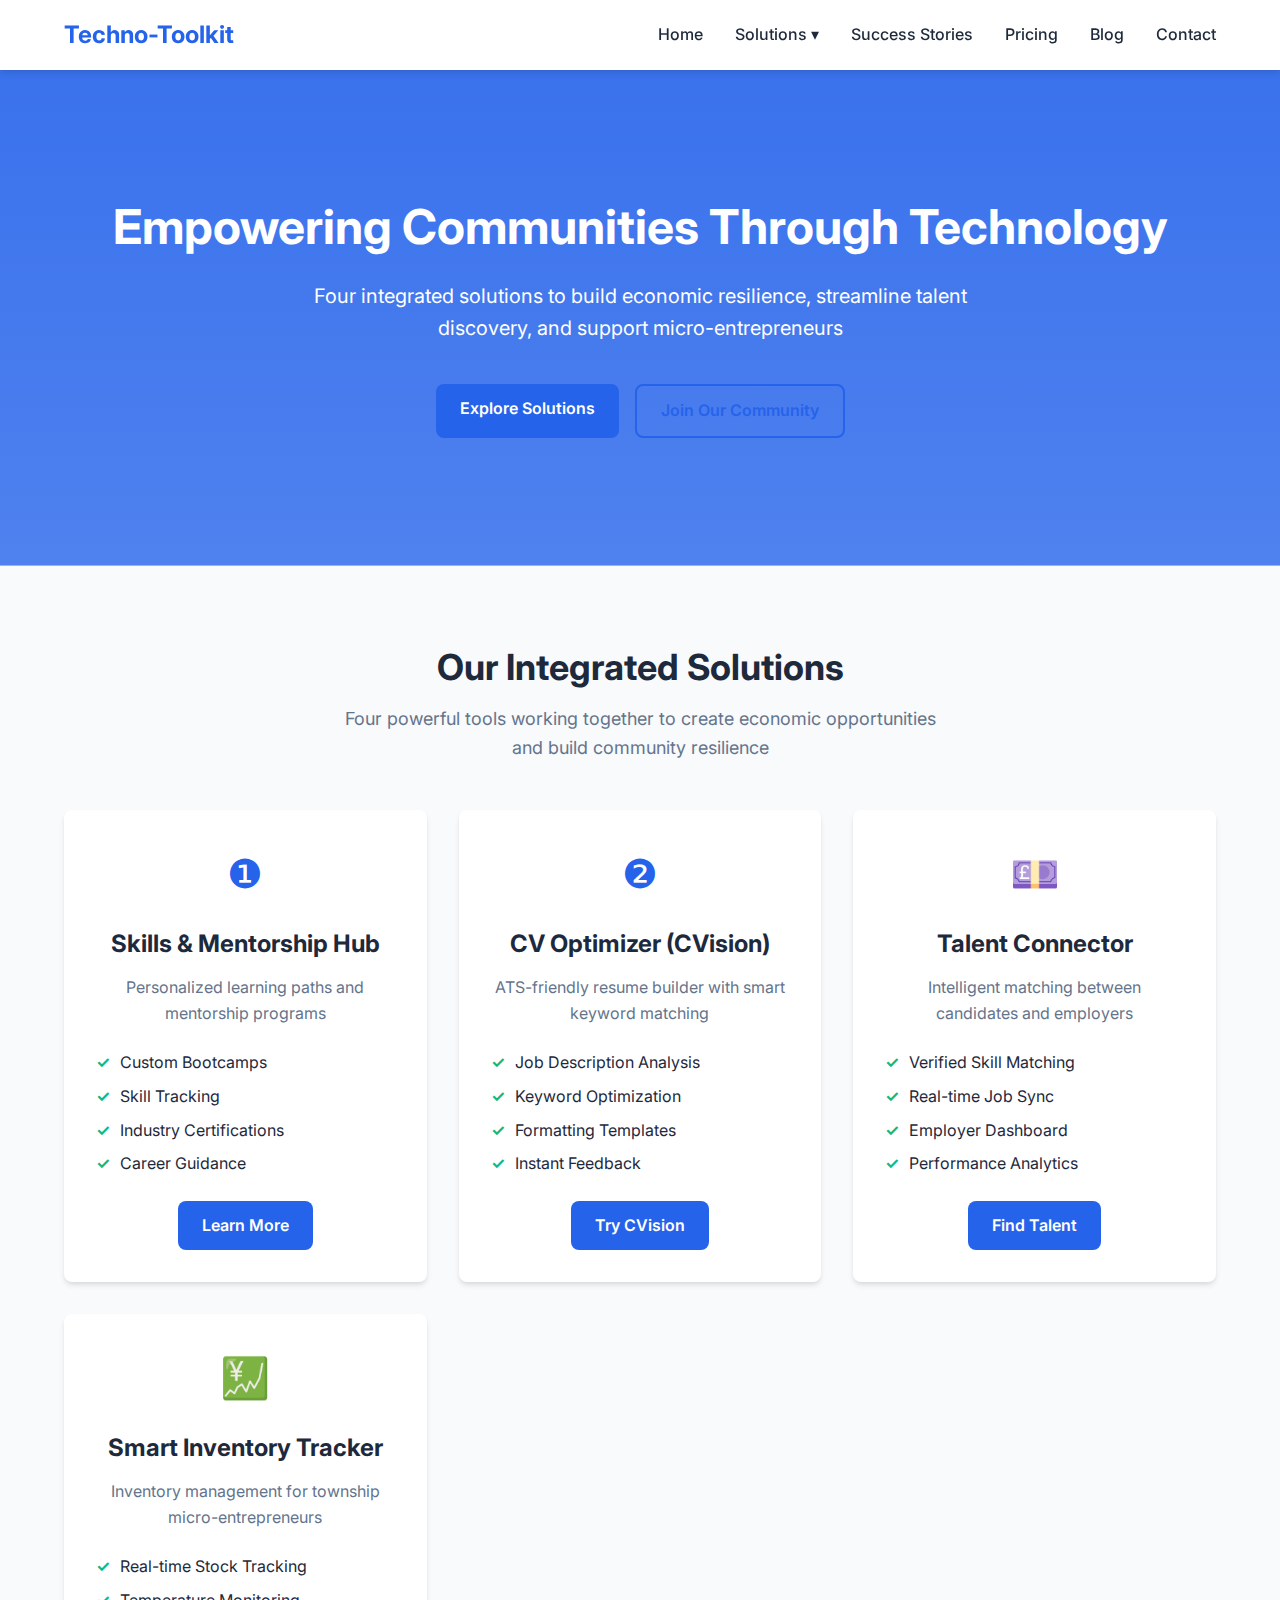
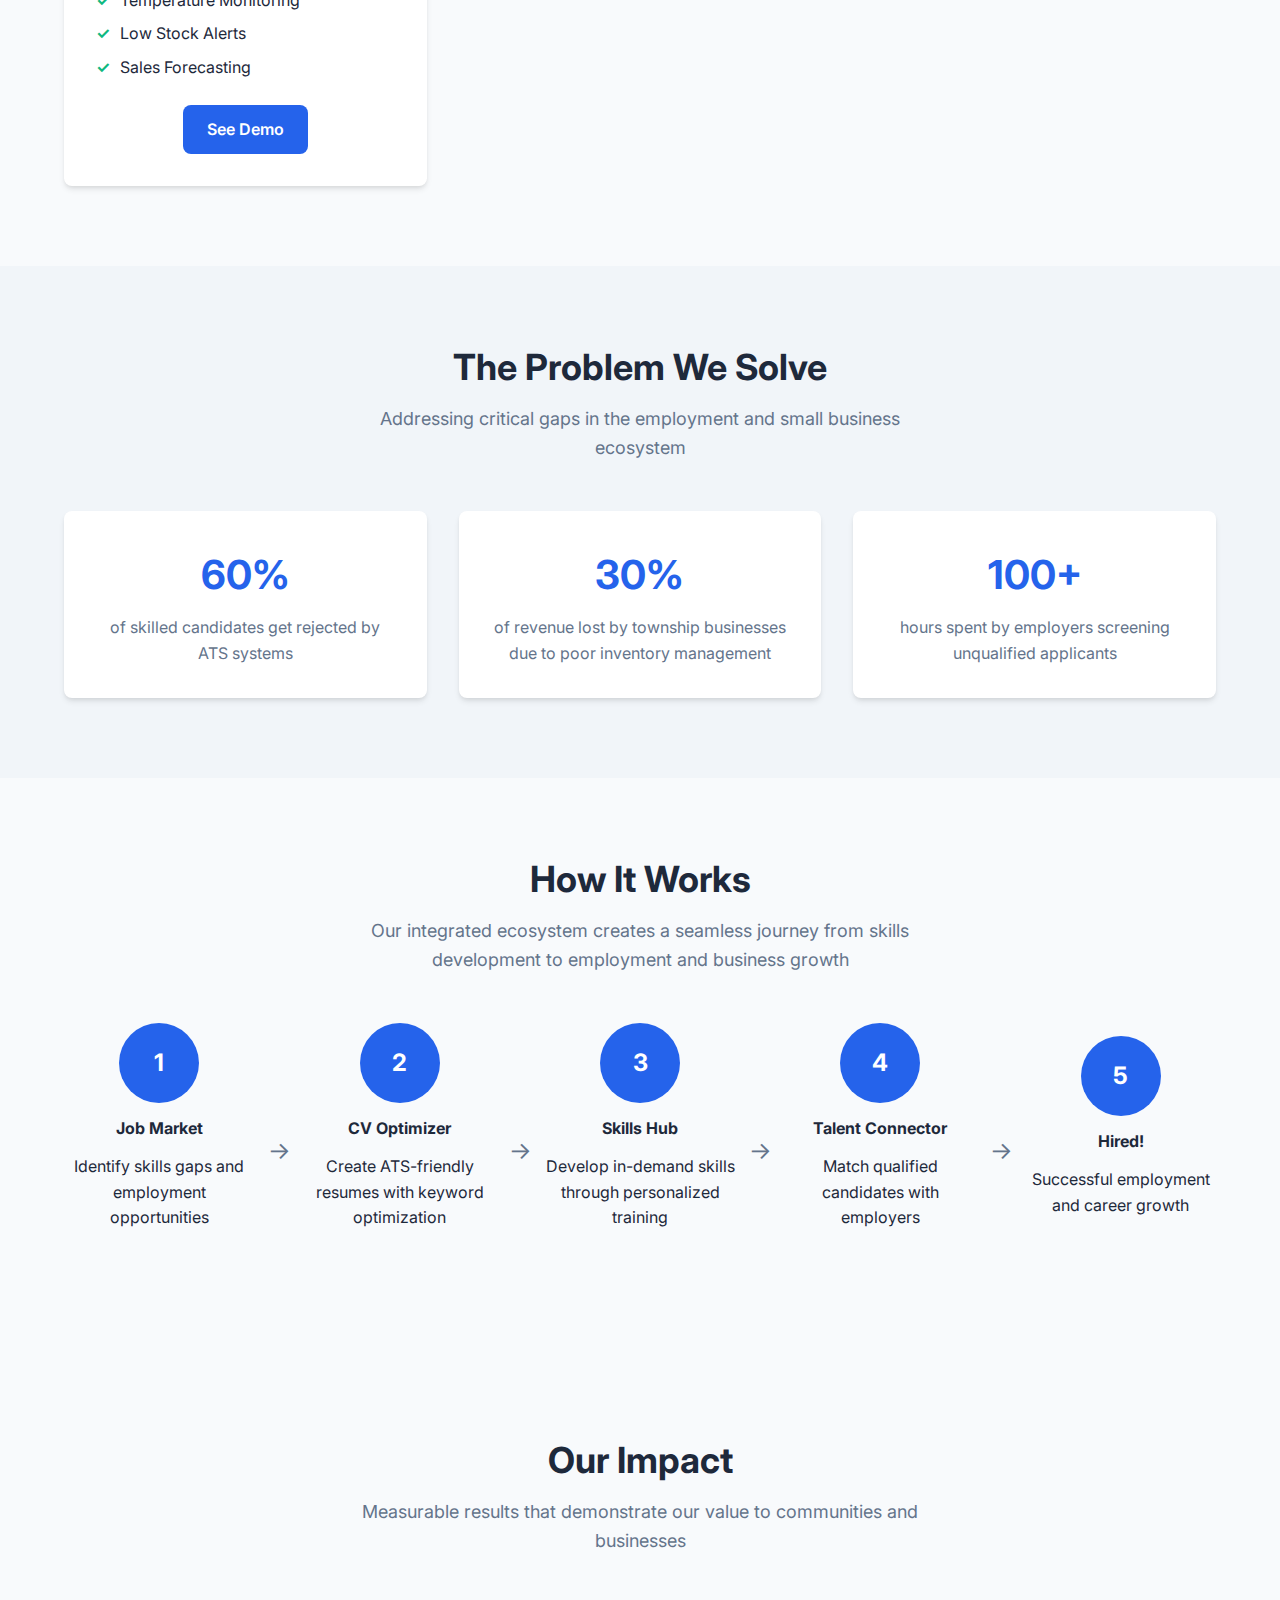
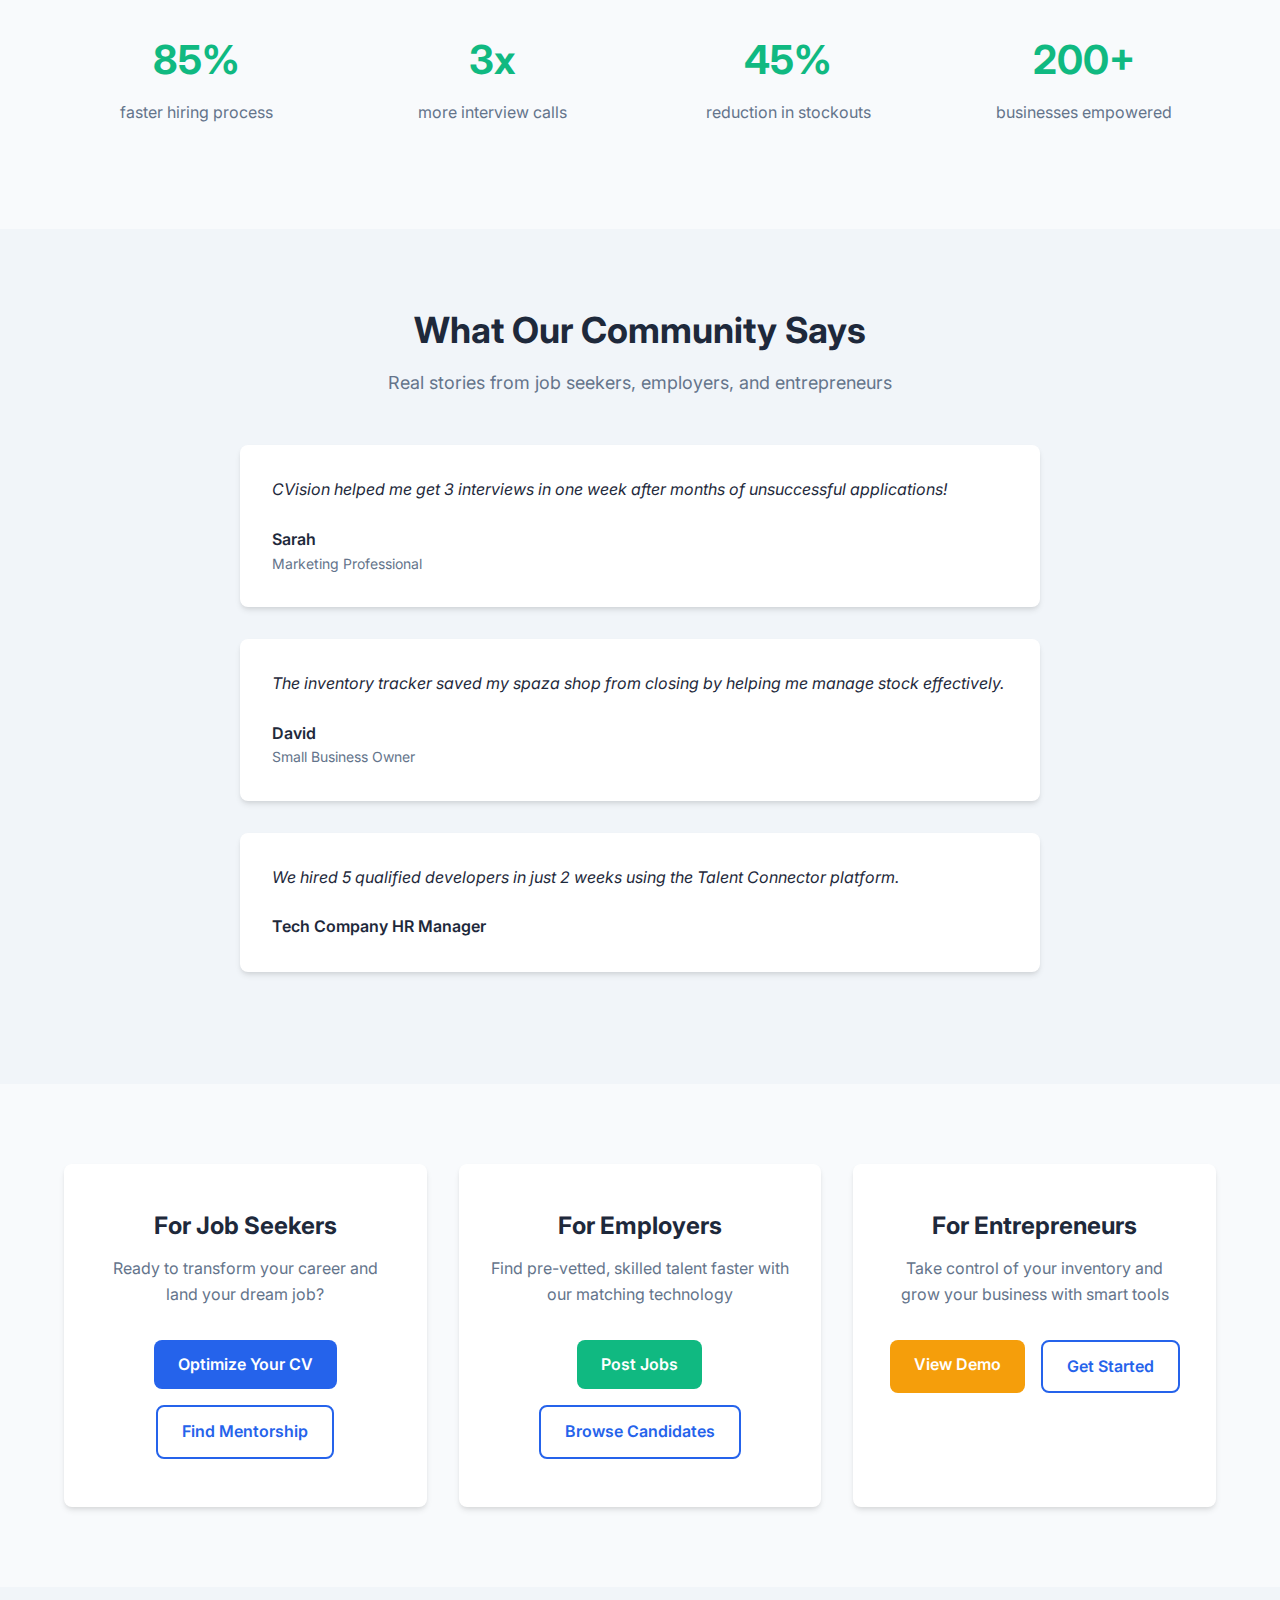
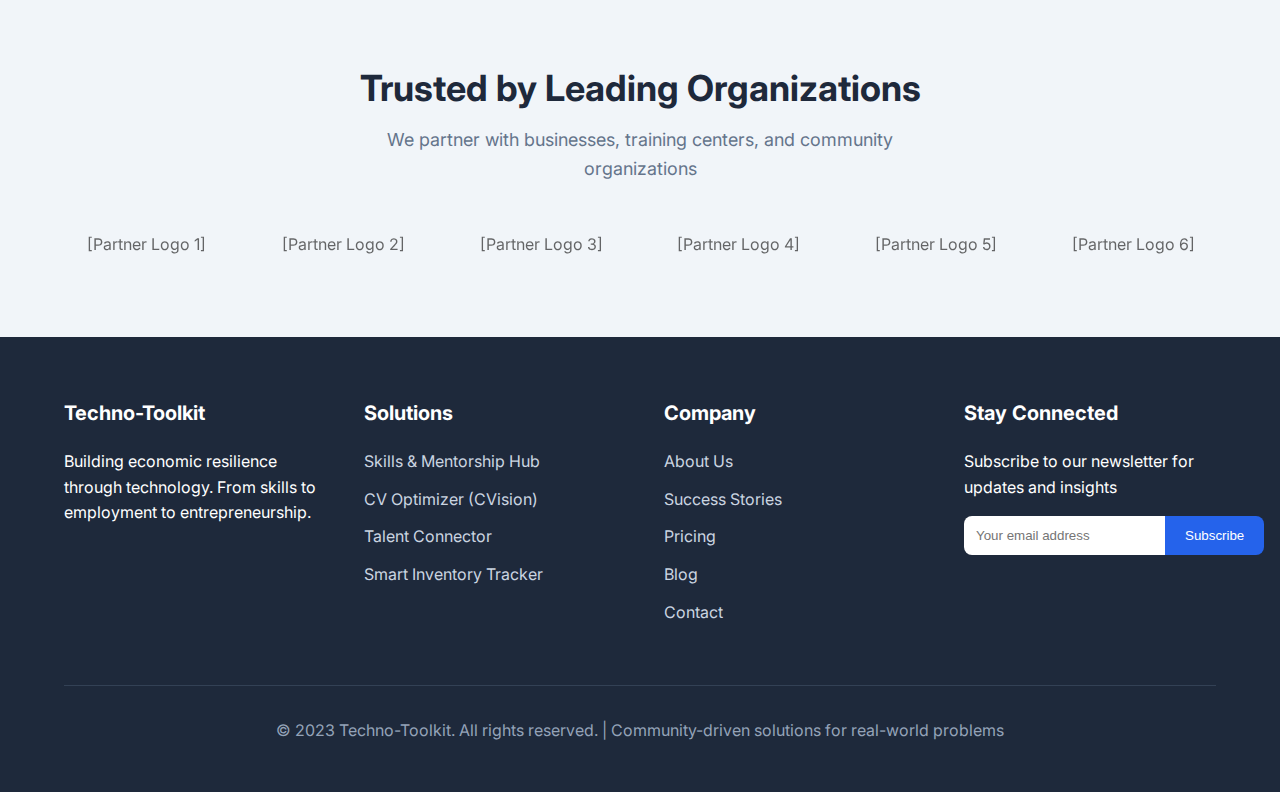
<file: Techno.html>
<!DOCTYPE html>
<html lang="en">
    <head>
        <meta charset="UTF-8">
        <meta name="viewport" content="width=device-width, initial-scale=1.0">
        <title>Techno-Toolkit | Empowering Communities Through
            Technology</title>
        <style>
        /* CSS Variables for consistent theming */
        :root {
            --primary: #2563eb;
            --secondary: #10b981;
            --accent: #f59e0b;
            --neutral: #64748b;
            --light: #f8fafc;
            --dark: #1e293b;
            --shadow: 0 4px 6px -1px rgba(0, 0, 0, 0.1), 0 2px 4px -1px rgba(0, 0, 0, 0.06);
            --radius: 8px;
            --transition: all 0.3s ease;
        }

        /* Base Styles */
        * {
            margin: 0;
            padding: 0;
            box-sizing: border-box;
        }

        body {
            font-family: 'Inter', -apple-system, BlinkMacSystemFont, 'Segoe UI', Roboto, Oxygen, Ubuntu, Cantarell, sans-serif;
            line-height: 1.6;
            color: var(--dark);
            background-color: var(--light);
        }

        h1, h2, h3, h4 {
            font-weight: 700;
            line-height: 1.2;
            margin-bottom: 1rem;
        }

        p {
            margin-bottom: 1rem;
        }

        .container {
            width: 100%;
            max-width: 1200px;
            margin: 0 auto;
            padding: 0 1.5rem;
        }

        .btn {
            display: inline-block;
            padding: 0.75rem 1.5rem;
            border-radius: var(--radius);
            font-weight: 600;
            text-decoration: none;
            cursor: pointer;
            transition: var(--transition);
            border: none;
        }

        .btn-primary {
            background-color: var(--primary);
            color: white;
        }

        .btn-primary:hover {
            background-color: #1d4ed8;
            transform: translateY(-2px);
            box-shadow: var(--shadow);
        }

        .btn-secondary {
            background-color: var(--secondary);
            color: white;
        }

        .btn-secondary:hover {
            background-color: #059669;
            transform: translateY(-2px);
            box-shadow: var(--shadow);
        }

        .btn-accent {
            background-color: var(--accent);
            color: white;
        }

        .btn-accent:hover {
            background-color: #d97706;
            transform: translateY(-2px);
            box-shadow: var(--shadow);
        }

        .btn-outline {
            background-color: transparent;
            border: 2px solid var(--primary);
            color: var(--primary);
        }

        .btn-outline:hover {
            background-color: var(--primary);
            color: white;
        }

        section {
            padding: 5rem 0;
        }

        .section-title {
            text-align: center;
            margin-bottom: 3rem;
        }

        .section-title h2 {
            font-size: 2.25rem;
            color: var(--dark);
        }

        .section-title p {
            font-size: 1.125rem;
            color: var(--neutral);
            max-width: 600px;
            margin: 0 auto;
        }

        /* Header & Navigation */
        header {
            background-color: white;
            box-shadow: var(--shadow);
            position: sticky;
            top: 0;
            z-index: 100;
        }

        .navbar {
            display: flex;
            justify-content: space-between;
            align-items: center;
            padding: 1rem 0;
        }

        .logo {
            font-size: 1.5rem;
            font-weight: 700;
            color: var(--primary);
            text-decoration: none;
        }

        .nav-links {
            display: flex;
            list-style: none;
        }

        .nav-links li {
            margin-left: 2rem;
        }

        .nav-links a {
            text-decoration: none;
            color: var(--dark);
            font-weight: 500;
            transition: var(--transition);
        }

        .nav-links a:hover {
            color: var(--primary);
        }

        .dropdown {
            position: relative;
        }

        .dropdown-content {
            display: none;
            position: absolute;
            background-color: white;
            min-width: 200px;
            box-shadow: var(--shadow);
            border-radius: var(--radius);
            padding: 0.5rem 0;
            z-index: 1;
        }

        .dropdown:hover .dropdown-content {
            display: block;
        }

        .dropdown-content a {
            display: block;
            padding: 0.75rem 1.5rem;
            color: var(--dark);
        }

        .dropdown-content a:hover {
            background-color: #f1f5f9;
        }

        .mobile-menu-btn {
            display: none;
            background: none;
            border: none;
            font-size: 1.5rem;
            cursor: pointer;
            color: var(--dark);
        }

        /* Hero Section */
        .hero {
            background: linear-gradient(rgba(37, 99, 235, 0.9), rgba(37, 99, 235, 0.8)), url('https://images.unsplash.com/photo-1521737711867-e3b97375f902?ixlib=rb-4.0.3&auto=format&fit=crop&w=1200&q=80');
            background-size: cover;
            background-position: center;
            color: white;
            text-align: center;
            padding: 8rem 0;
        }

        .hero h1 {
            font-size: 3rem;
            margin-bottom: 1.5rem;
        }

        .hero p {
            font-size: 1.25rem;
            max-width: 700px;
            margin: 0 auto 2.5rem;
        }

        .hero-buttons {
            display: flex;
            justify-content: center;
            gap: 1rem;
        }

        /* Solutions Grid */
        .solutions-grid {
            display: grid;
            grid-template-columns: repeat(auto-fit, minmax(280px, 1fr));
            gap: 2rem;
        }

        .solution-card {
            background: white;
            border-radius: var(--radius);
            padding: 2rem;
            box-shadow: var(--shadow);
            transition: var(--transition);
            text-align: center;
        }

        .solution-card:hover {
            transform: translateY(-5px);
            box-shadow: 0 10px 15px -3px rgba(0, 0, 0, 0.1), 0 4px 6px -2px rgba(0, 0, 0, 0.05);
        }

        .solution-icon {
            font-size: 2.5rem;
            margin-bottom: 1.5rem;
            color: var(--primary);
        }

        .solution-card h3 {
            font-size: 1.5rem;
            margin-bottom: 1rem;
        }

        .solution-card p {
            color: var(--neutral);
            margin-bottom: 1.5rem;
        }

        .feature-list {
            list-style: none;
            text-align: left;
            margin-bottom: 1.5rem;
        }

        .feature-list li {
            margin-bottom: 0.5rem;
            position: relative;
            padding-left: 1.5rem;
        }

        .feature-list li:before {
            content: "✓";
            position: absolute;
            left: 0;
            color: var(--secondary);
            font-weight: bold;
        }

        /* Problem Section */
        .problem-section {
            background-color: #f1f5f9;
        }

        .problem-stats {
            display: grid;
            grid-template-columns: repeat(auto-fit, minmax(250px, 1fr));
            gap: 2rem;
        }

        .stat-card {
            background: white;
            border-radius: var(--radius);
            padding: 2rem;
            text-align: center;
            box-shadow: var(--shadow);
        }

        .stat-number {
            font-size: 2.5rem;
            font-weight: 700;
            color: var(--primary);
            margin-bottom: 0.5rem;
        }

        .stat-description {
            color: var(--neutral);
        }

        /* How It Works */
        .process-flow {
            display: flex;
            justify-content: space-between;
            align-items: center;
            flex-wrap: wrap;
            margin-top: 3rem;
        }

        .process-step {
            text-align: center;
            flex: 1;
            min-width: 150px;
            margin-bottom: 2rem;
        }

        .step-icon {
            width: 80px;
            height: 80px;
            background-color: var(--primary);
            color: white;
            border-radius: 50%;
            display: flex;
            align-items: center;
            justify-content: center;
            margin: 0 auto 1rem;
            font-size: 1.5rem;
            font-weight: bold;
        }

        .step-arrow {
            flex: 0 0 50px;
            text-align: center;
            color: var(--neutral);
            font-size: 1.5rem;
        }

        /* Success Metrics */
        .metrics-grid {
            display: grid;
            grid-template-columns: repeat(auto-fit, minmax(200px, 1fr));
            gap: 2rem;
        }

        .metric-card {
            text-align: center;
            padding: 1.5rem;
        }

        .metric-value {
            font-size: 2.5rem;
            font-weight: 700;
            color: var(--secondary);
            margin-bottom: 0.5rem;
        }

        .metric-label {
            color: var(--neutral);
        }

        /* Testimonials */
        .testimonials-section {
            background-color: #f1f5f9;
        }

        .testimonials-container {
            max-width: 800px;
            margin: 0 auto;
        }

        .testimonial-card {
            background: white;
            border-radius: var(--radius);
            padding: 2rem;
            box-shadow: var(--shadow);
            margin-bottom: 2rem;
        }

        .testimonial-text {
            font-style: italic;
            margin-bottom: 1.5rem;
            position: relative;
        }

        .testimonial-text:before {
            content: """;
            font-size: 4rem;
            color: var(--accent);
            position: absolute;
            top: -1.5rem;
            left: -1rem;
            opacity: 0.3;
        }

        .testimonial-author {
            font-weight: 600;
            color: var(--dark);
        }

        .testimonial-role {
            color: var(--neutral);
            font-size: 0.875rem;
        }

        /* CTA Sections */
        .cta-grid {
            display: grid;
            grid-template-columns: repeat(auto-fit, minmax(300px, 1fr));
            gap: 2rem;
        }

        .cta-card {
            background: white;
            border-radius: var(--radius);
            padding: 3rem 2rem;
            text-align: center;
            box-shadow: var(--shadow);
        }

        .cta-card h3 {
            font-size: 1.5rem;
            margin-bottom: 1rem;
        }

        .cta-card p {
            margin-bottom: 2rem;
            color: var(--neutral);
        }

        .cta-buttons {
            display: flex;
            justify-content: center;
            gap: 1rem;
            flex-wrap: wrap;
        }

        /* Partners */
        .partners-section {
            background-color: #f1f5f9;
            text-align: center;
        }

        .partners-grid {
            display: grid;
            grid-template-columns: repeat(auto-fit, minmax(150px, 1fr));
            gap: 2rem;
            align-items: center;
        }

        .partner-logo {
            filter: grayscale(100%);
            opacity: 0.7;
            transition: var(--transition);
            max-width: 150px;
            margin: 0 auto;
        }

        .partner-logo:hover {
            filter: grayscale(0%);
            opacity: 1;
        }

        /* Footer */
        footer {
            background-color: var(--dark);
            color: white;
            padding: 4rem 0 2rem;
        }

        .footer-content {
            display: grid;
            grid-template-columns: repeat(auto-fit, minmax(250px, 1fr));
            gap: 3rem;
            margin-bottom: 3rem;
        }

        .footer-column h3 {
            font-size: 1.25rem;
            margin-bottom: 1.5rem;
            color: white;
        }

        .footer-links {
            list-style: none;
        }

        .footer-links li {
            margin-bottom: 0.75rem;
        }

        .footer-links a {
            color: #cbd5e1;
            text-decoration: none;
            transition: var(--transition);
        }

        .footer-links a:hover {
            color: white;
        }

        .newsletter-form {
            display: flex;
            margin-top: 1rem;
        }

        .newsletter-input {
            flex: 1;
            padding: 0.75rem;
            border: none;
            border-radius: var(--radius) 0 0 var(--radius);
        }

        .newsletter-btn {
            background-color: var(--primary);
            color: white;
            border: none;
            padding: 0 1.25rem;
            border-radius: 0 var(--radius) var(--radius) 0;
            cursor: pointer;
            transition: var(--transition);
        }

        .newsletter-btn:hover {
            background-color: #1d4ed8;
        }

        .footer-bottom {
            text-align: center;
            padding-top: 2rem;
            border-top: 1px solid #334155;
            color: #94a3b8;
        }

        /* Responsive Design */
        @media (max-width: 768px) {
            .nav-links {
                display: none;
            }

            .mobile-menu-btn {
                display: block;
            }

            .hero h1 {
                font-size: 2.25rem;
            }

            .hero p {
                font-size: 1.125rem;
            }

            .hero-buttons {
                flex-direction: column;
                align-items: center;
            }

            .step-arrow {
                display: none;
            }

            .process-step {
                flex: 0 0 50%;
            }

            .cta-buttons {
                flex-direction: column;
            }
        }
    </style>
        <link
            href="https://fonts.googleapis.com/css2?family=Inter:wght@400;500;600;700&display=swap"
            rel="stylesheet">
    </head>
    <body>
        <!-- Header & Navigation -->
        <header>
            <div class="container">
                <nav class="navbar">
                    <a href="#" class="logo">Techno-Toolkit</a>

                    <ul class="nav-links">
                        <li><a href="#">Home</a></li>
                        <li class="dropdown">
                            <a href="#">Solutions ▾</a>
                            <div class="dropdown-content">
                                <a href="#">Skills & Mentorship Hub</a>
                                <a href="#">CV Optimizer (CVision)</a>
                                <a href="#">Talent Connector</a>
                                <a href="#">Smart Inventory Tracker</a>
                            </div>
                        </li>
                        <li><a href="#">Success Stories</a></li>
                        <li><a href="#">Pricing</a></li>
                        <li><a href="#">Blog</a></li>
                        <li><a href="#">Contact</a></li>
                    </ul>

                    <button class="mobile-menu-btn">☰</button>
                </nav>
            </div>
        </header>

        <!-- Hero Section -->
        <section class="hero">
            <div class="container">
                <h1>Empowering Communities Through Technology</h1>
                <p>Four integrated solutions to build economic resilience,
                    streamline talent discovery, and support
                    micro-entrepreneurs</p>
                <div class="hero-buttons">
                    <a href="#" class="btn btn-primary">Explore Solutions</a>
                    <a href="#" class="btn btn-outline">Join Our Community</a>
                </div>
            </div>
        </section>

        <!-- Solutions Grid -->
        <section id="solutions">
            <div class="container">
                <div class="section-title">
                    <h2>Our Integrated Solutions</h2>
                    <p>Four powerful tools working together to create economic
                        opportunities and build community resilience</p>
                </div>

                <div class="solutions-grid">
                    <!-- Solution 1 -->
                    <div class="solution-card">
                        <div class="solution-icon">❶</div>
                        <h3>Skills & Mentorship Hub</h3>
                        <p>Personalized learning paths and mentorship
                            programs</p>
                        <ul class="feature-list">
                            <li>Custom Bootcamps</li>
                            <li>Skill Tracking</li>
                            <li>Industry Certifications</li>
                            <li>Career Guidance</li>
                        </ul>
                        <a href="#" class="btn btn-primary">Learn More</a>
                    </div>

                    <!-- Solution 2 -->
                    <div class="solution-card">
                        <div class="solution-icon">❷</div>
                        <h3>CV Optimizer (CVision)</h3>
                        <p>ATS-friendly resume builder with smart keyword
                            matching</p>
                        <ul class="feature-list">
                            <li>Job Description Analysis</li>
                            <li>Keyword Optimization</li>
                            <li>Formatting Templates</li>
                            <li>Instant Feedback</li>
                        </ul>
                        <a href="#" class="btn btn-primary">Try CVision</a>
                    </div>

                    <!-- Solution 3 -->
                    <div class="solution-card">
                        <div class="solution-icon">💷</div>
                        <h3>Talent Connector</h3>
                        <p>Intelligent matching between candidates and
                            employers</p>
                        <ul class="feature-list">
                            <li>Verified Skill Matching</li>
                            <li>Real-time Job Sync</li>
                            <li>Employer Dashboard</li>
                            <li>Performance Analytics</li>
                        </ul>
                        <a href="#" class="btn btn-primary">Find Talent</a>
                    </div>

                    <!-- Solution 4 -->
                    <div class="solution-card">
                        <div class="solution-icon">💹</div>
                        <h3>Smart Inventory Tracker</h3>
                        <p>Inventory management for township
                            micro-entrepreneurs</p>
                        <ul class="feature-list">
                            <li>Real-time Stock Tracking</li>
                            <li>Temperature Monitoring</li>
                            <li>Low Stock Alerts</li>
                            <li>Sales Forecasting</li>
                        </ul>
                        <a href="#" class="btn btn-primary">See Demo</a>
                    </div>
                </div>
            </div>
        </section>

        <!-- Problem Section -->
        <section class="problem-section">
            <div class="container">
                <div class="section-title">
                    <h2>The Problem We Solve</h2>
                    <p>Addressing critical gaps in the employment and small
                        business ecosystem</p>
                </div>

                <div class="problem-stats">
                    <div class="stat-card">
                        <div class="stat-number">60%</div>
                        <div class="stat-description">of skilled candidates get
                            rejected by ATS systems</div>
                    </div>

                    <div class="stat-card">
                        <div class="stat-number">30%</div>
                        <div class="stat-description">of revenue lost by
                            township businesses due to poor inventory
                            management</div>
                    </div>

                    <div class="stat-card">
                        <div class="stat-number">100+</div>
                        <div class="stat-description">hours spent by employers
                            screening unqualified applicants</div>
                    </div>
                </div>
            </div>
        </section>

        <!-- How It Works -->
        <section id="how-it-works">
            <div class="container">
                <div class="section-title">
                    <h2>How It Works</h2>
                    <p>Our integrated ecosystem creates a seamless journey from
                        skills development to employment and business growth</p>
                </div>

                <div class="process-flow">
                    <div class="process-step">
                        <div class="step-icon">1</div>
                        <h4>Job Market</h4>
                        <p>Identify skills gaps and employment opportunities</p>
                    </div>

                    <div class="step-arrow">→</div>

                    <div class="process-step">
                        <div class="step-icon">2</div>
                        <h4>CV Optimizer</h4>
                        <p>Create ATS-friendly resumes with keyword
                            optimization</p>
                    </div>

                    <div class="step-arrow">→</div>

                    <div class="process-step">
                        <div class="step-icon">3</div>
                        <h4>Skills Hub</h4>
                        <p>Develop in-demand skills through personalized
                            training</p>
                    </div>

                    <div class="step-arrow">→</div>

                    <div class="process-step">
                        <div class="step-icon">4</div>
                        <h4>Talent Connector</h4>
                        <p>Match qualified candidates with employers</p>
                    </div>

                    <div class="step-arrow">→</div>

                    <div class="process-step">
                        <div class="step-icon">5</div>
                        <h4>Hired!</h4>
                        <p>Successful employment and career growth</p>
                    </div>
                </div>
            </div>
        </section>

        <!-- Success Metrics -->
        <section>
            <div class="container">
                <div class="section-title">
                    <h2>Our Impact</h2>
                    <p>Measurable results that demonstrate our value to
                        communities and businesses</p>
                </div>

                <div class="metrics-grid">
                    <div class="metric-card">
                        <div class="metric-value">85%</div>
                        <div class="metric-label">faster hiring process</div>
                    </div>

                    <div class="metric-card">
                        <div class="metric-value">3x</div>
                        <div class="metric-label">more interview calls</div>
                    </div>

                    <div class="metric-card">
                        <div class="metric-value">45%</div>
                        <div class="metric-label">reduction in stockouts</div>
                    </div>

                    <div class="metric-card">
                        <div class="metric-value">200+</div>
                        <div class="metric-label">businesses empowered</div>
                    </div>
                </div>
            </div>
        </section>

        <!-- Testimonials -->
        <section class="testimonials-section">
            <div class="container">
                <div class="section-title">
                    <h2>What Our Community Says</h2>
                    <p>Real stories from job seekers, employers, and
                        entrepreneurs</p>
                </div>

                <div class="testimonials-container">
                    <div class="testimonial-card">
                        <div class="testimonial-text">
                            CVision helped me get 3 interviews in one week after
                            months of unsuccessful applications!
                        </div>
                        <div class="testimonial-author">Sarah</div>
                        <div class="testimonial-role">Marketing
                            Professional</div>
                    </div>

                    <div class="testimonial-card">
                        <div class="testimonial-text">
                            The inventory tracker saved my spaza shop from
                            closing by helping me manage stock effectively.
                        </div>
                        <div class="testimonial-author">David</div>
                        <div class="testimonial-role">Small Business Owner</div>
                    </div>

                    <div class="testimonial-card">
                        <div class="testimonial-text">
                            We hired 5 qualified developers in just 2 weeks
                            using the Talent Connector platform.
                        </div>
                        <div class="testimonial-author">Tech Company HR
                            Manager</div>
                    </div>
                </div>
            </div>
        </section>

        <!-- CTA Sections -->
        <section>
            <div class="container">
                <div class="cta-grid">
                    <!-- CTA for Job Seekers -->
                    <div class="cta-card">
                        <h3>For Job Seekers</h3>
                        <p>Ready to transform your career and land your dream
                            job?</p>
                        <div class="cta-buttons">
                            <a href="#" class="btn btn-primary">Optimize Your
                                CV</a>
                            <a href="#" class="btn btn-outline">Find
                                Mentorship</a>
                        </div>
                    </div>

                    <!-- CTA for Employers -->
                    <div class="cta-card">
                        <h3>For Employers</h3>
                        <p>Find pre-vetted, skilled talent faster with our
                            matching technology</p>
                        <div class="cta-buttons">
                            <a href="#" class="btn btn-secondary">Post Jobs</a>
                            <a href="#" class="btn btn-outline">Browse
                                Candidates</a>
                        </div>
                    </div>

                    <!-- CTA for Entrepreneurs -->
                    <div class="cta-card">
                        <h3>For Entrepreneurs</h3>
                        <p>Take control of your inventory and grow your business
                            with smart tools</p>
                        <div class="cta-buttons">
                            <a href="#" class="btn btn-accent">View Demo</a>
                            <a href="#" class="btn btn-outline">Get Started</a>
                        </div>
                    </div>
                </div>
            </div>
        </section>

        <!-- Partners -->
        <section class="partners-section">
            <div class="container">
                <div class="section-title">
                    <h2>Trusted by Leading Organizations</h2>
                    <p>We partner with businesses, training centers, and
                        community organizations</p>
                </div>

                <div class="partners-grid">
                    <div class="partner-logo">[Partner Logo 1]</div>
                    <div class="partner-logo">[Partner Logo 2]</div>
                    <div class="partner-logo">[Partner Logo 3]</div>
                    <div class="partner-logo">[Partner Logo 4]</div>
                    <div class="partner-logo">[Partner Logo 5]</div>
                    <div class="partner-logo">[Partner Logo 6]</div>
                </div>
            </div>
        </section>

        <!-- Footer -->
        <footer>
            <div class="container">
                <div class="footer-content">
                    <div class="footer-column">
                        <h3>Techno-Toolkit</h3>
                        <p>Building economic resilience through technology. From
                            skills to employment to entrepreneurship.</p>
                    </div>

                    <div class="footer-column">
                        <h3>Solutions</h3>
                        <ul class="footer-links">
                            <li><a href="#">Skills & Mentorship Hub</a></li>
                            <li><a href="#">CV Optimizer (CVision)</a></li>
                            <li><a href="#">Talent Connector</a></li>
                            <li><a href="#">Smart Inventory Tracker</a></li>
                        </ul>
                    </div>

                    <div class="footer-column">
                        <h3>Company</h3>
                        <ul class="footer-links">
                            <li><a href="#">About Us</a></li>
                            <li><a href="#">Success Stories</a></li>
                            <li><a href="#">Pricing</a></li>
                            <li><a href="#">Blog</a></li>
                            <li><a href="#">Contact</a></li>
                        </ul>
                    </div>

                    <div class="footer-column">
                        <h3>Stay Connected</h3>
                        <p>Subscribe to our newsletter for updates and
                            insights</p>
                        <form class="newsletter-form">
                            <input type="email" class="newsletter-input"
                                placeholder="Your email address">
                            <button type="submit"
                                class="newsletter-btn">Subscribe</button>
                        </form>
                    </div>
                </div>

                <div class="footer-bottom">
                    <p>&copy; 2023 Techno-Toolkit. All rights reserved. |
                        Community-driven solutions for real-world problems</p>
                </div>
            </div>
        </footer>

        <script>
        // Simple mobile menu toggle
        document.querySelector('.mobile-menu-btn').addEventListener('click', function() {
            const navLinks = document.querySelector('.nav-links');
            navLinks.style.display = navLinks.style.display === 'flex' ? 'none' : 'flex';
        });
    </script>
    </body>
</html>
</file>
